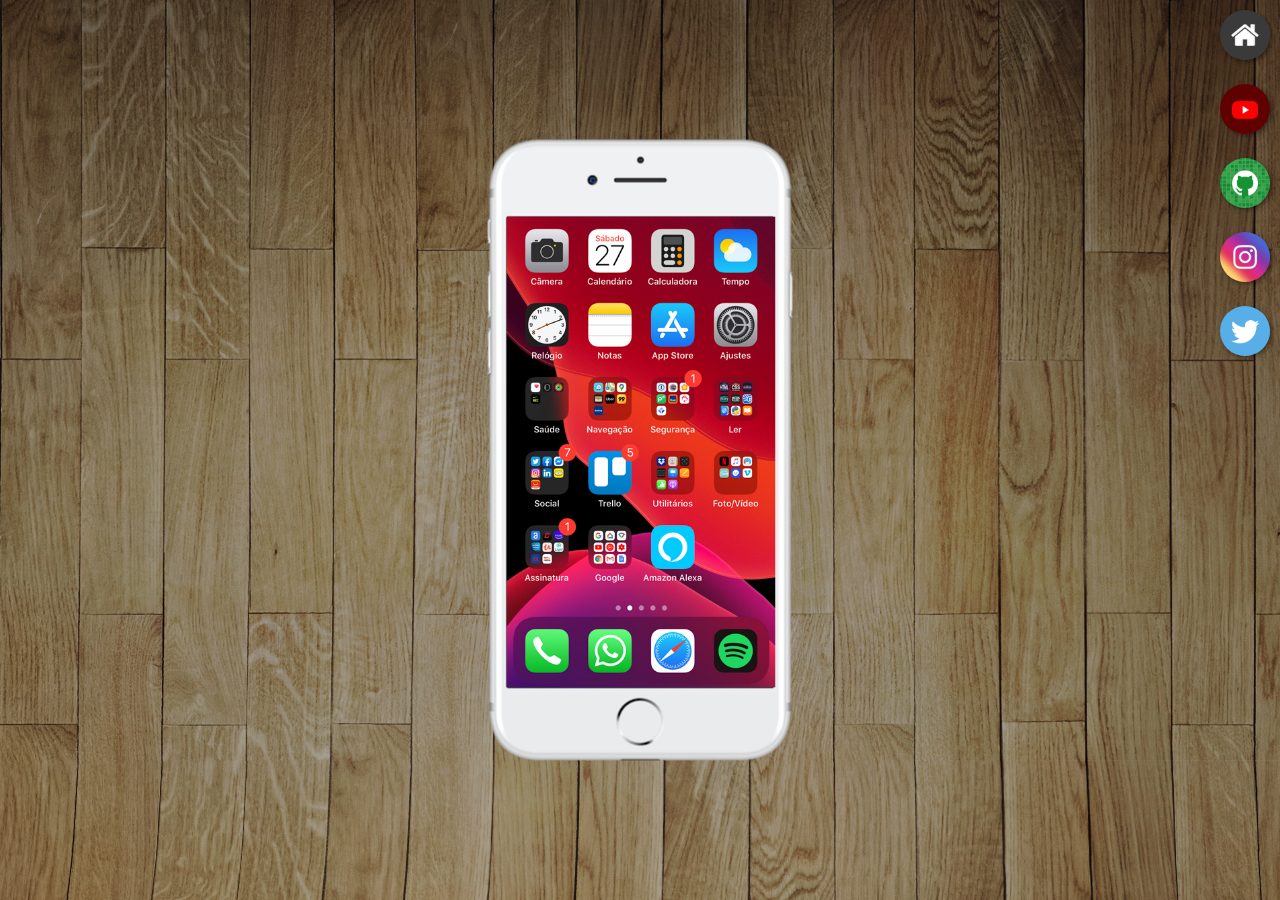
<file: index.html>
<!DOCTYPE html>
<html lang="pt-br">
<head>
    <meta charset="UTF-8">
    <meta http-equiv="X-UA-Compatible" content="IE=edge">
    <meta name="viewport" content="width=device-width, initial-scale=1.0">
    <link rel="shortcut icon" href="favicon.ico" type="image/x-icon">
    <link rel="stylesheet" href="style.css">
    <title>Site Redes Sociais</title>
</head>
<body>
    <main>
        <section id="telefone">
            <iframe name="tela" id="tela" src="interface.html" frameborder="0"></iframe>
        </section>

        <section id="redes-sociais">
            <a href="interface.html" target="tela"><img src="imagens/logo-home.jpg" alt=""></a> <br>
            <a href="youtube.html" target="tela"><img src="imagens/logo-youtube.jpg" alt=""></a> <br>
            <a href="github.html" target="tela"><img src="imagens/logo-github.jpg" alt=""></a> <br>
            <a href="instagram.html" target="tela"><img src="imagens/logo-instagram.jpg" alt=""></a> <br>
            <a href="twitter.html" target="tela"><img src="imagens/logo-twitter.jpg" alt=""></a>
        </section>
    </main>
</body>
</html>
</file>
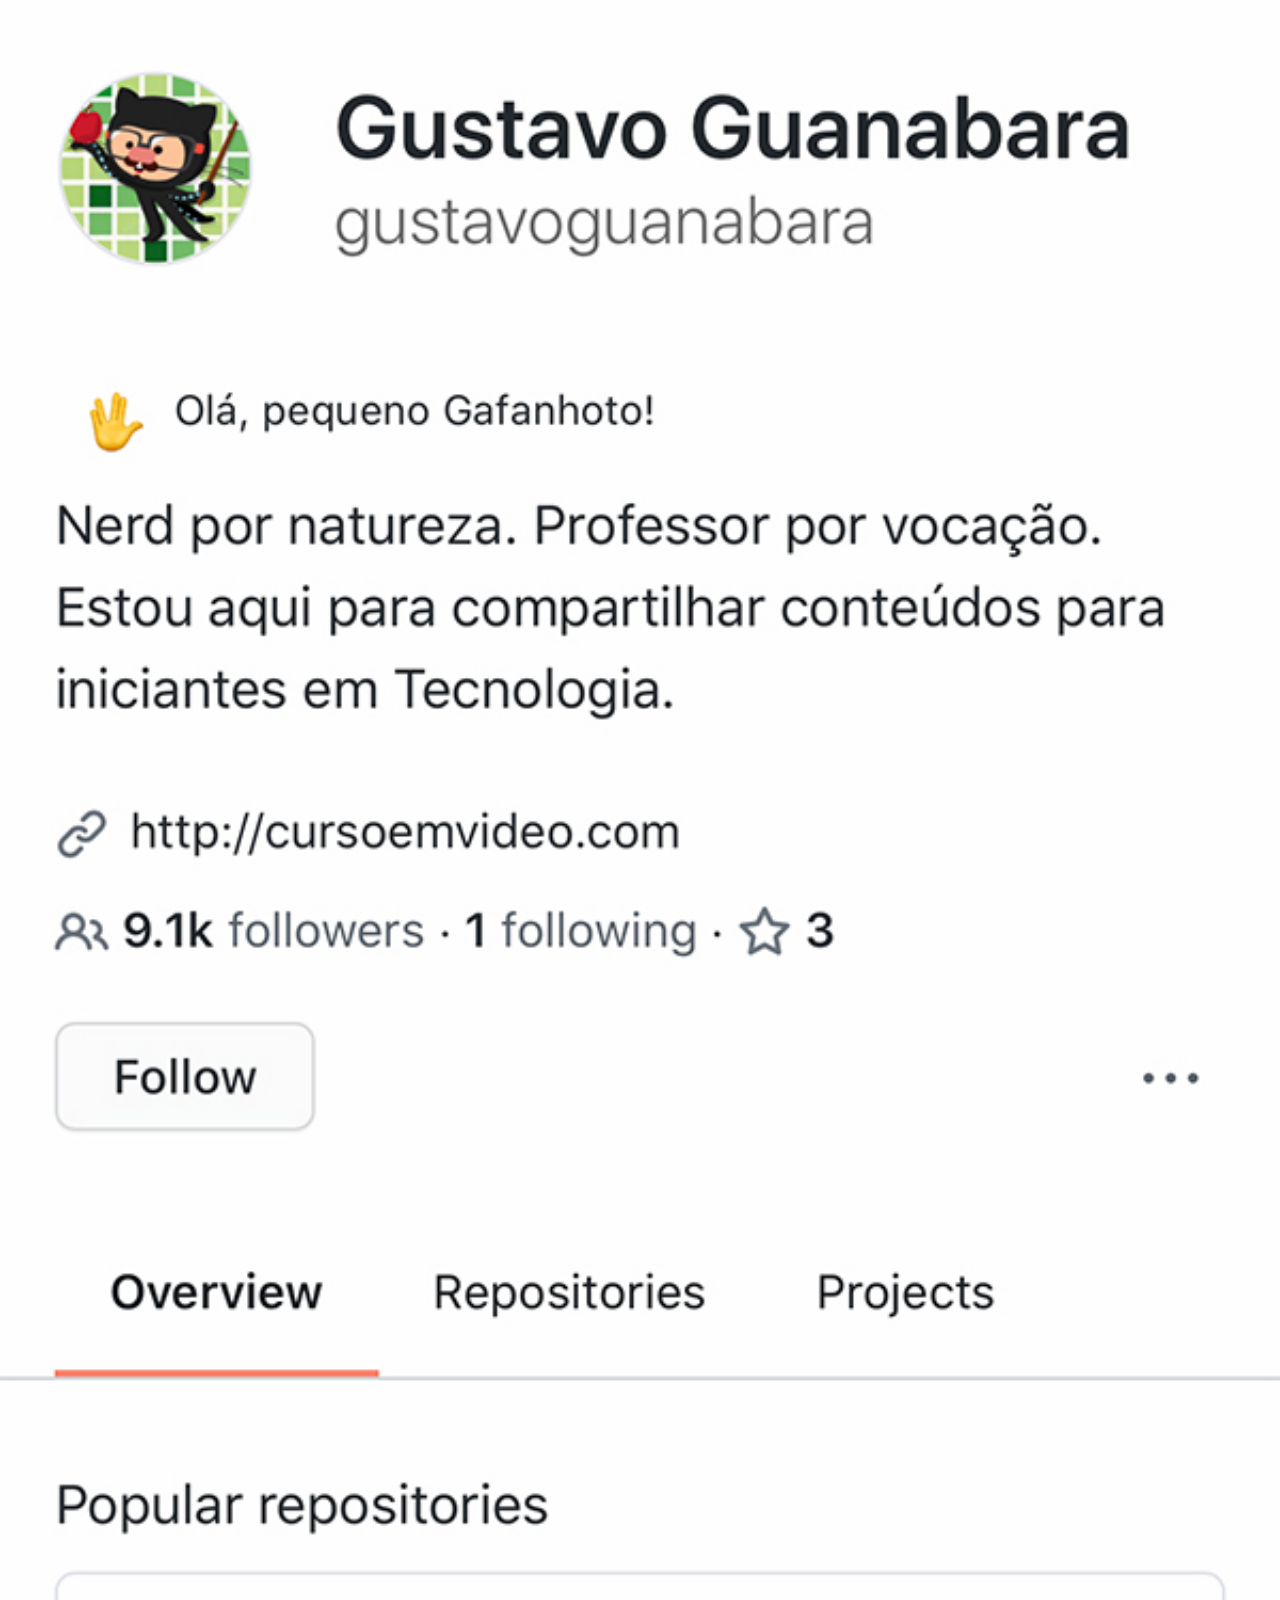
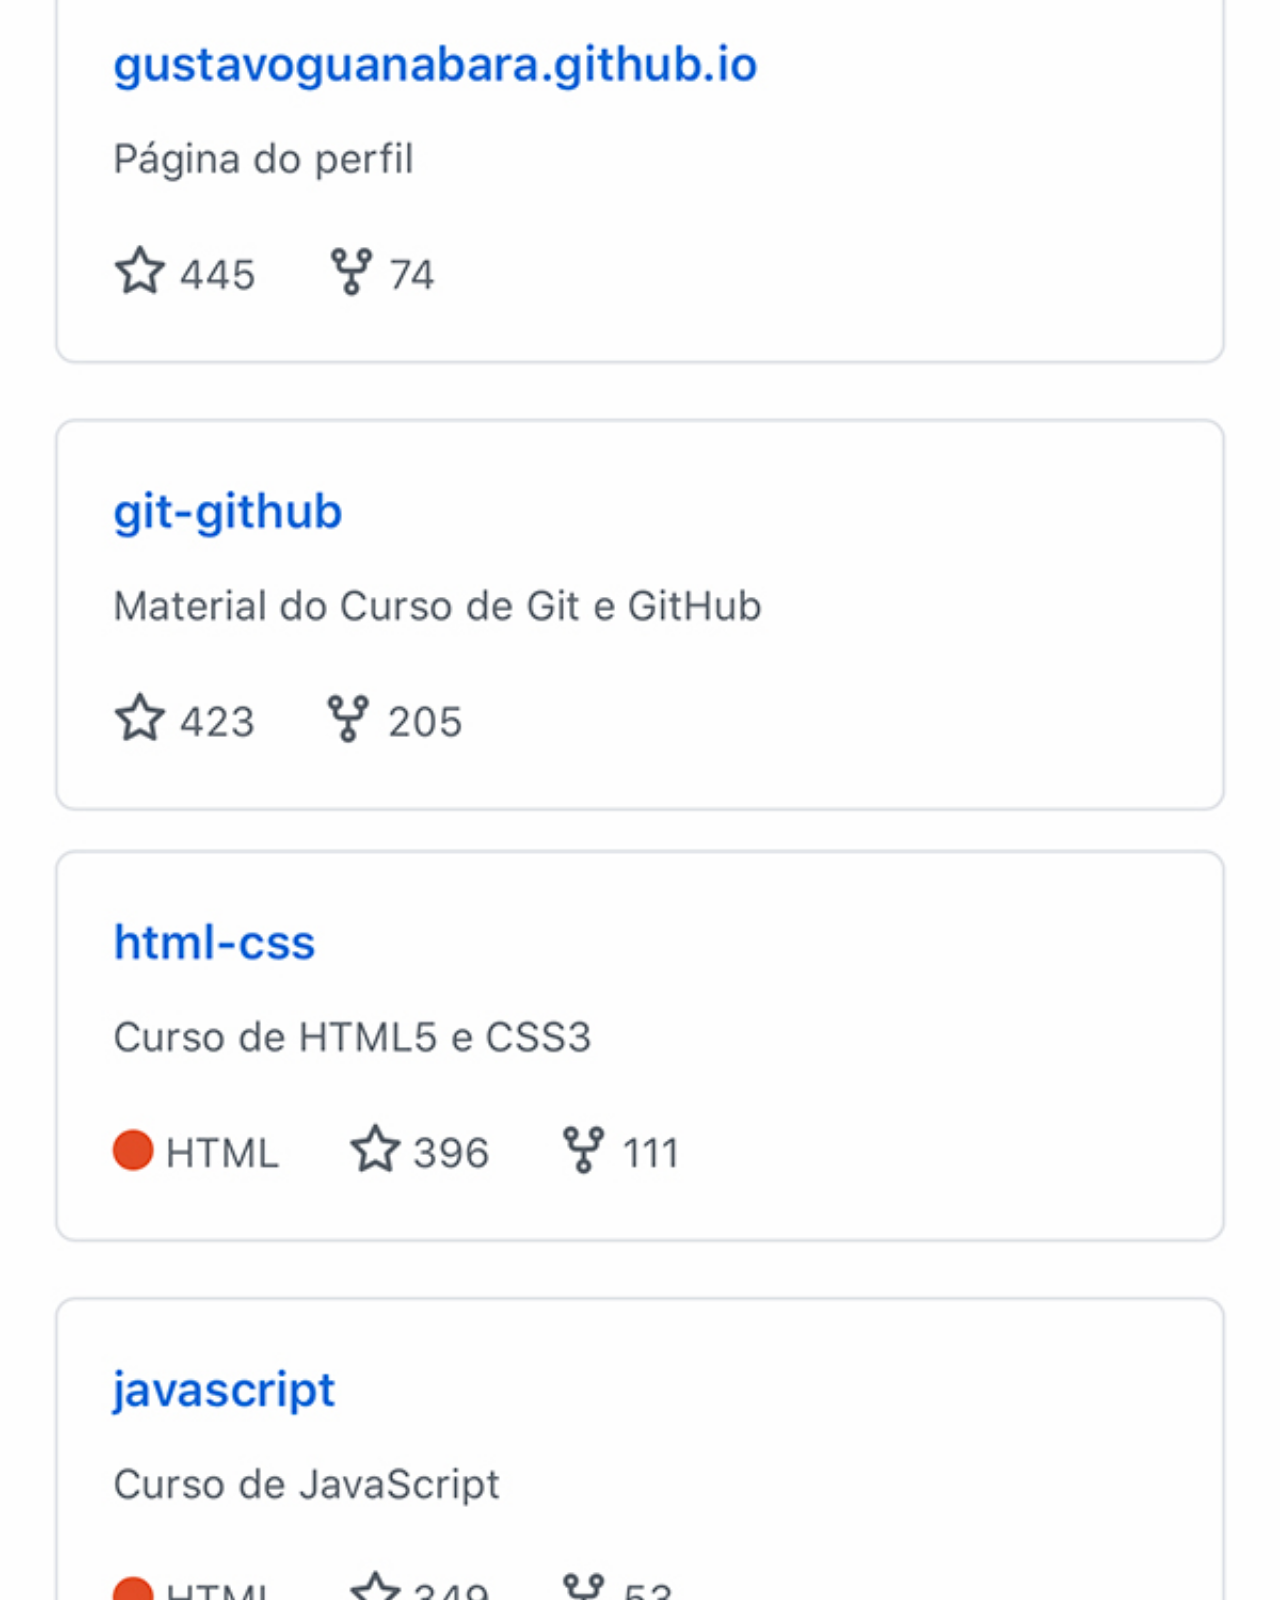
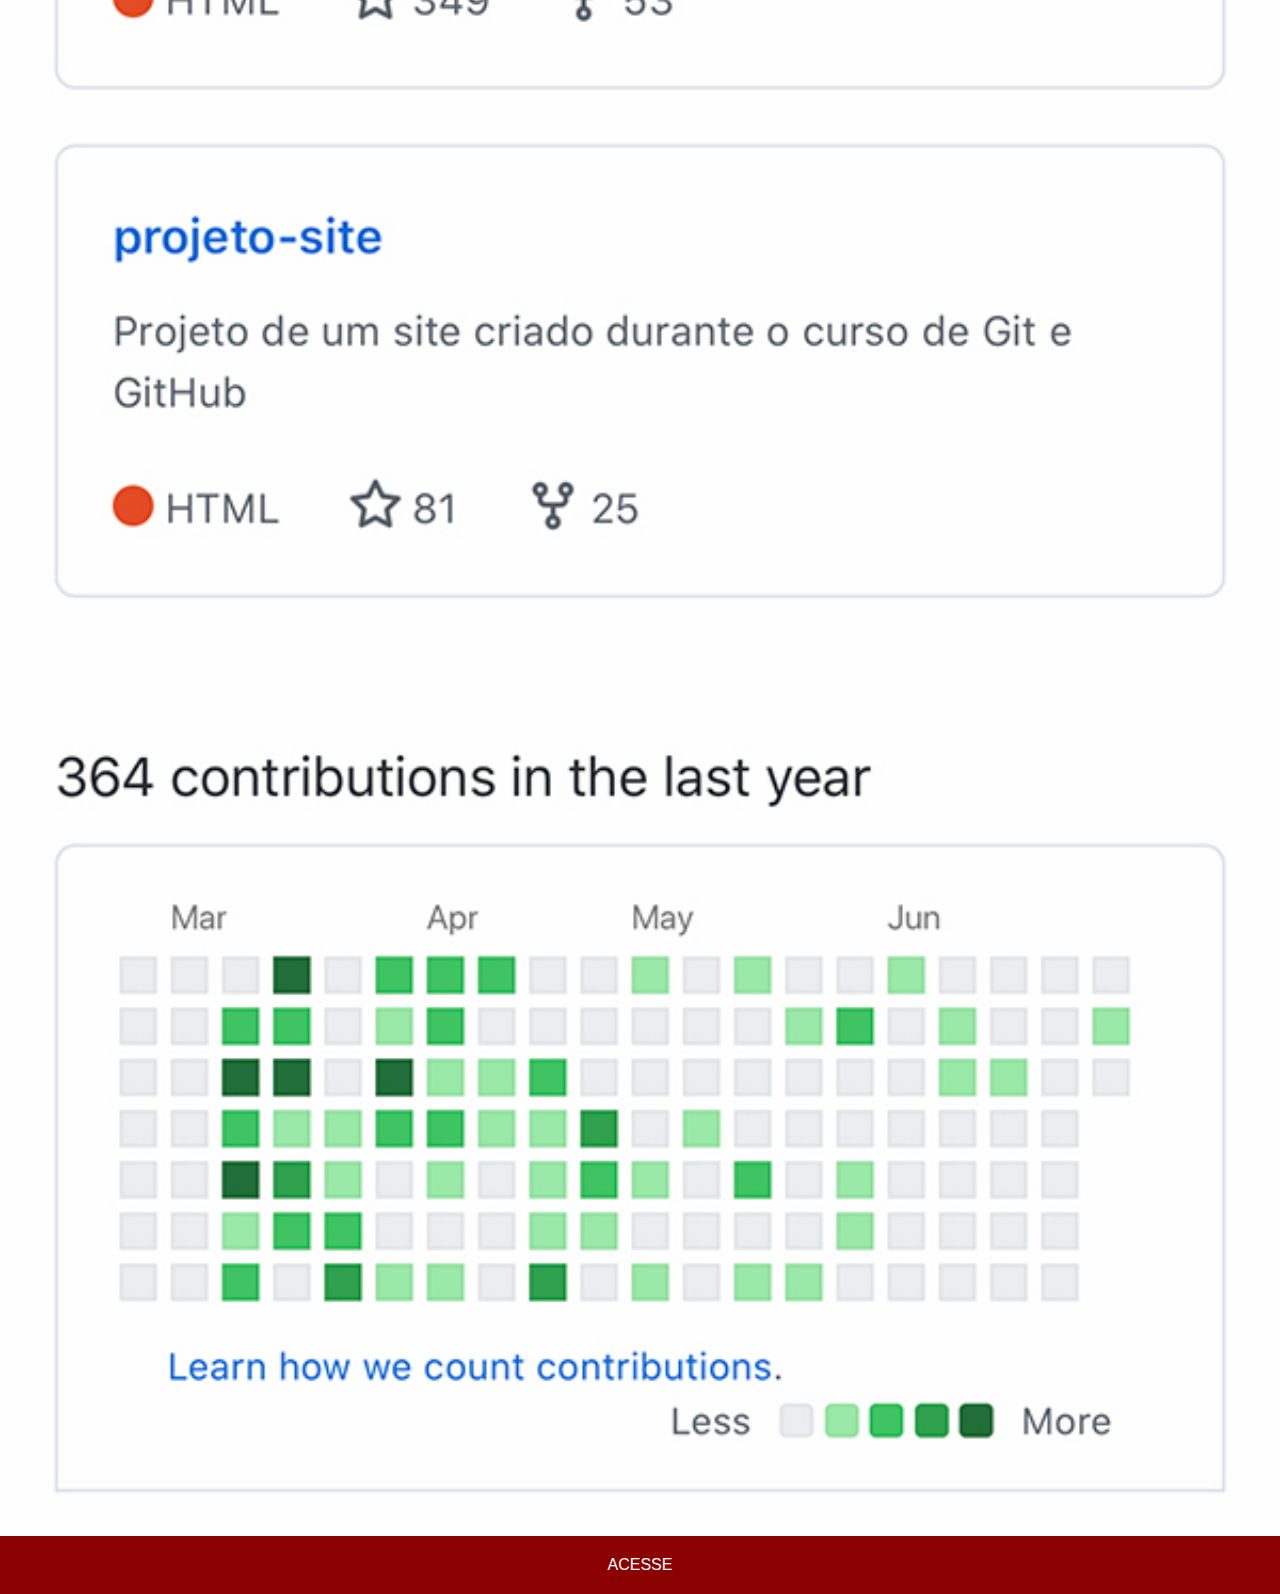
<file: github.html>
<!DOCTYPE html>
<html lang="pt-br">
<head>
    <meta charset="UTF-8">
    <meta http-equiv="X-UA-Compatible" content="IE=edge">
    <meta name="viewport" content="width=device-width, initial-scale=1.0">
    <link rel="stylesheet" href="estilosocial.css">
    <title>GitHub</title>
</head>
<body>
    <img src="imagens/tela-github.jpg" alt="">
    <a href="https://github.com/gustavoguanabara" target="_blank">ACESSE</a>
</body>
</html>
</file>
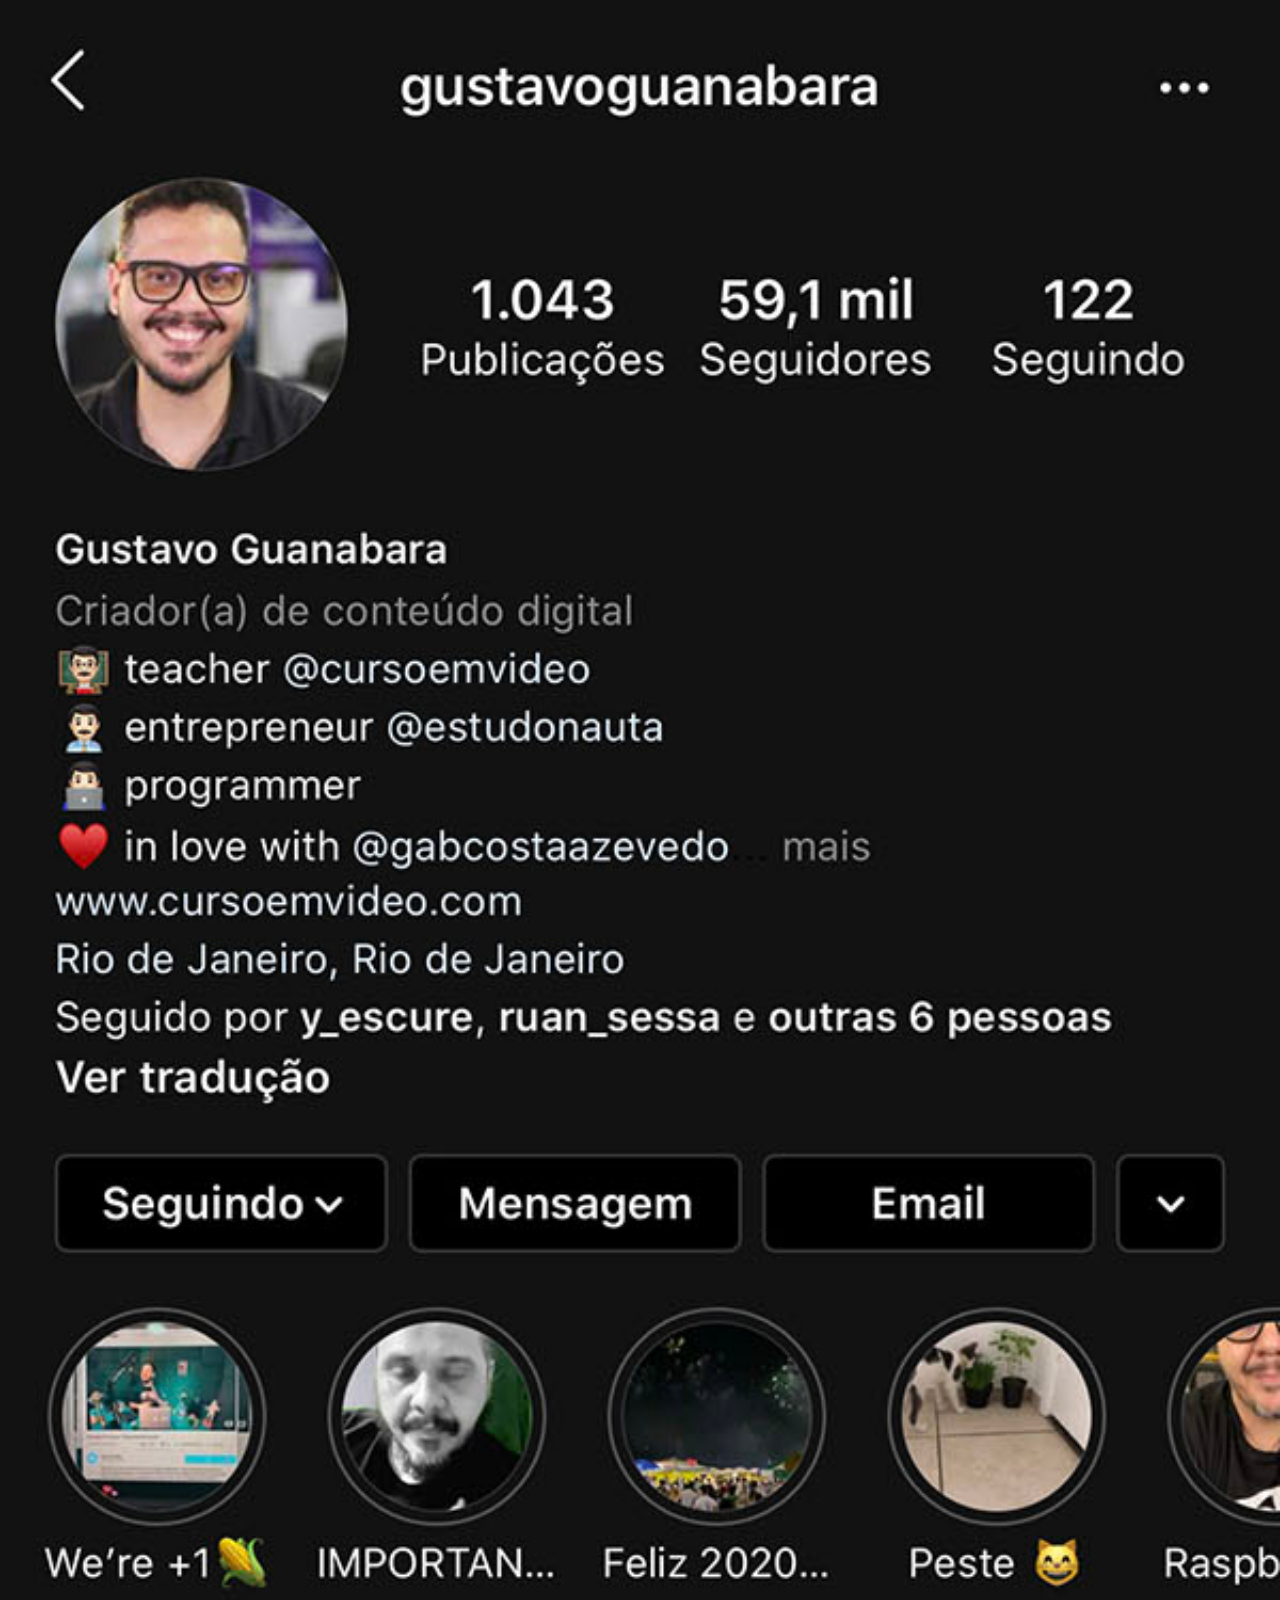
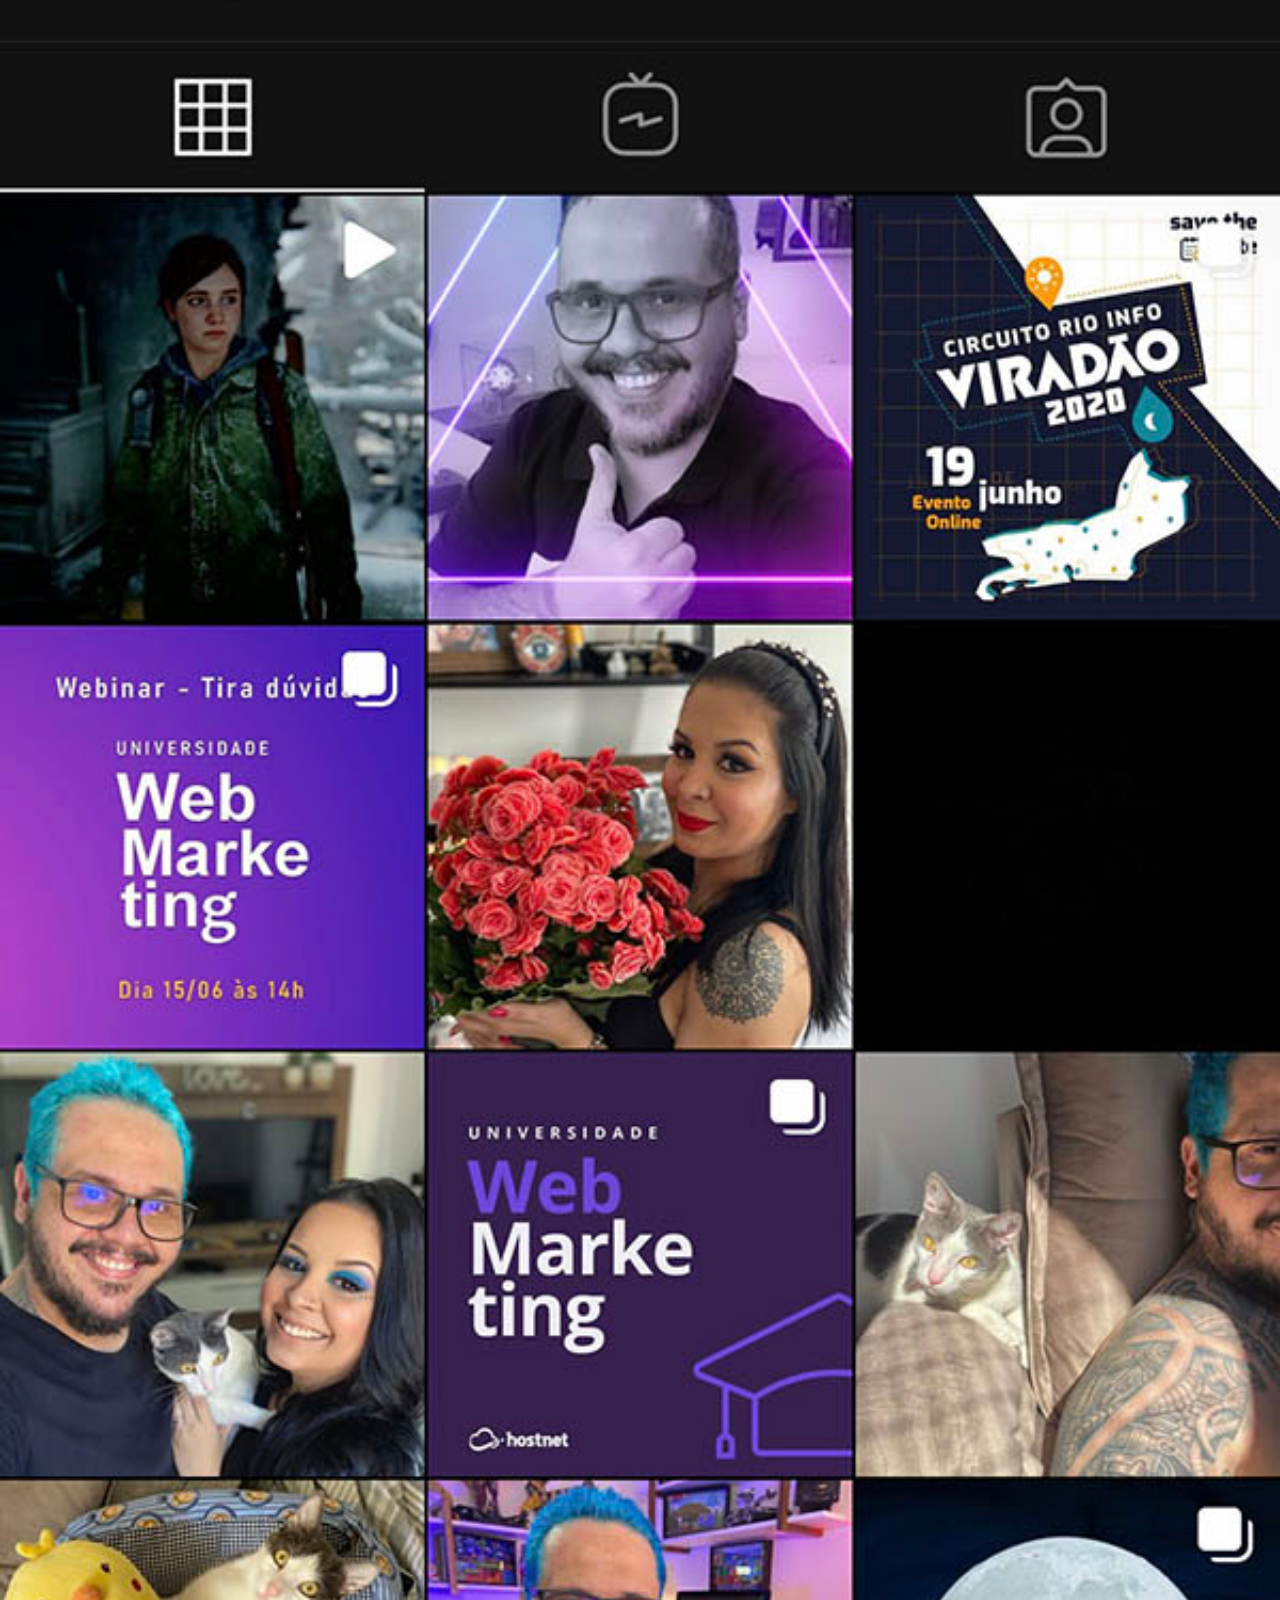
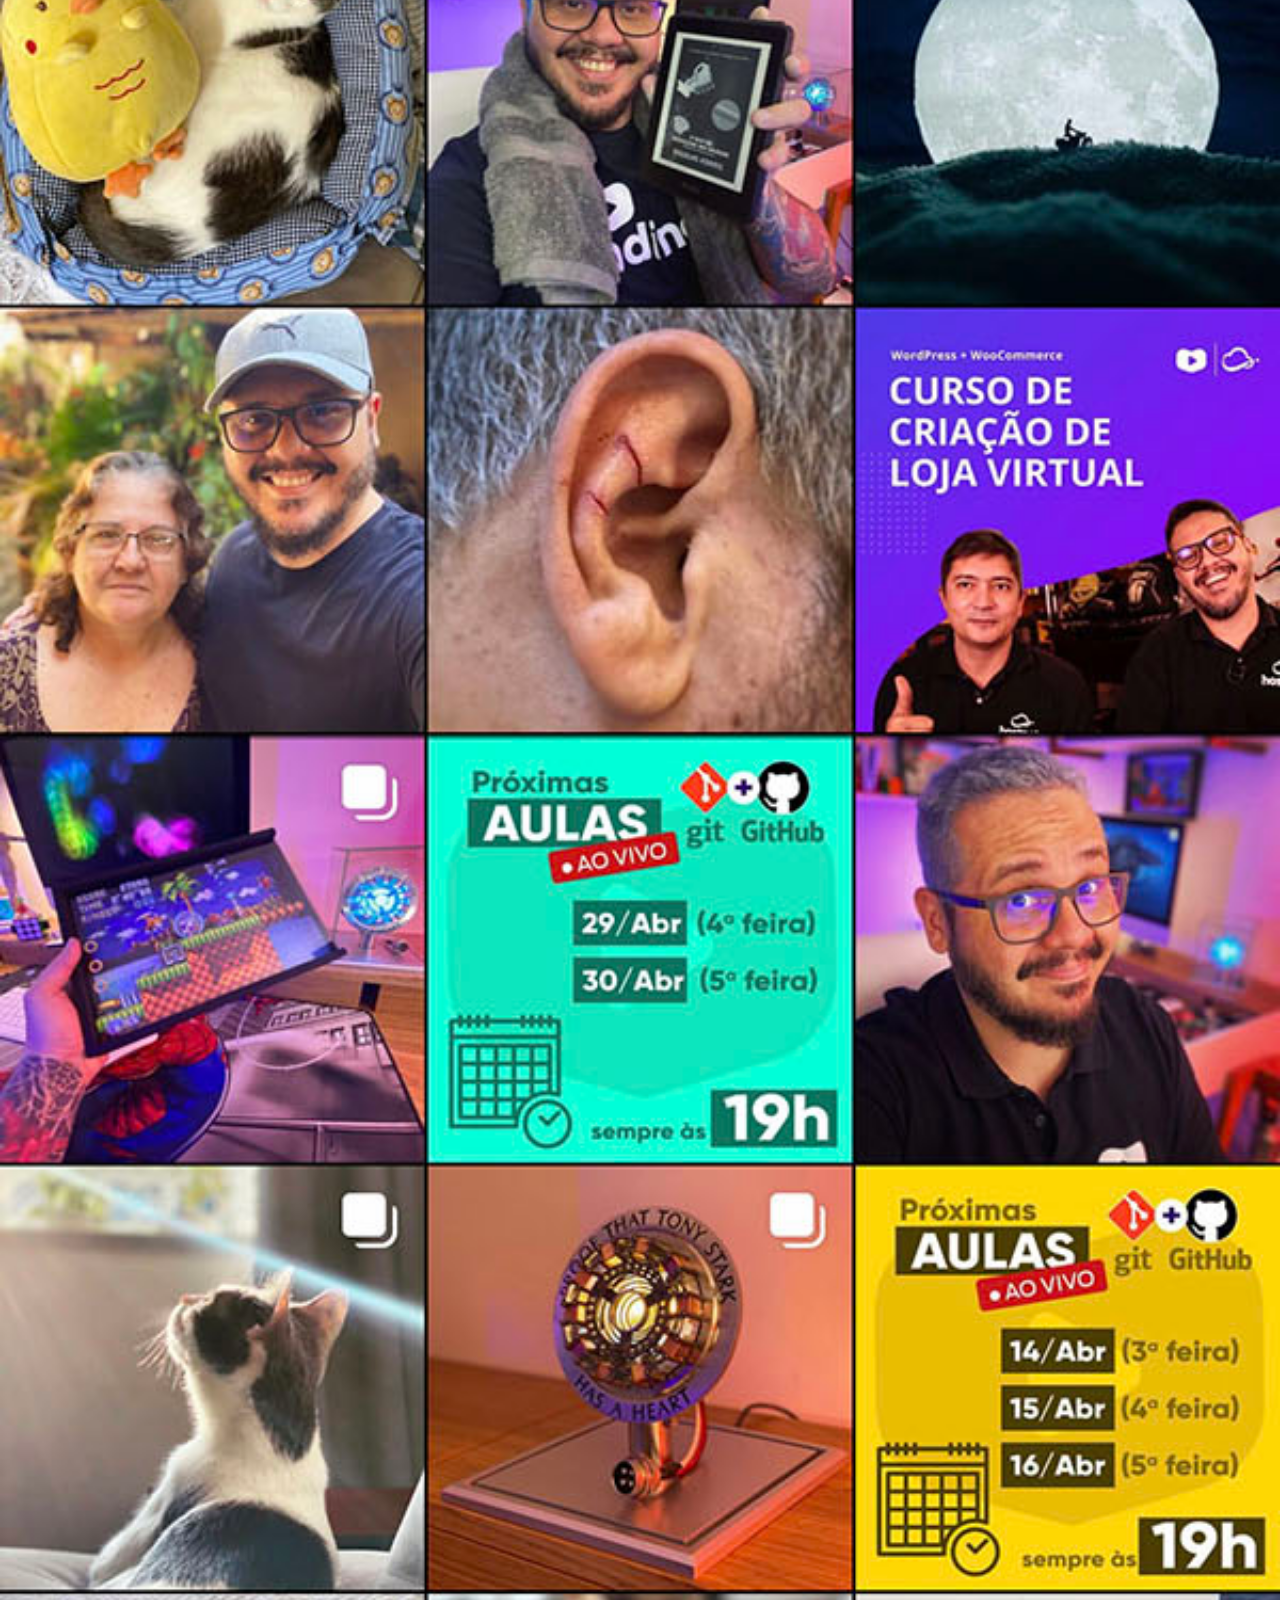
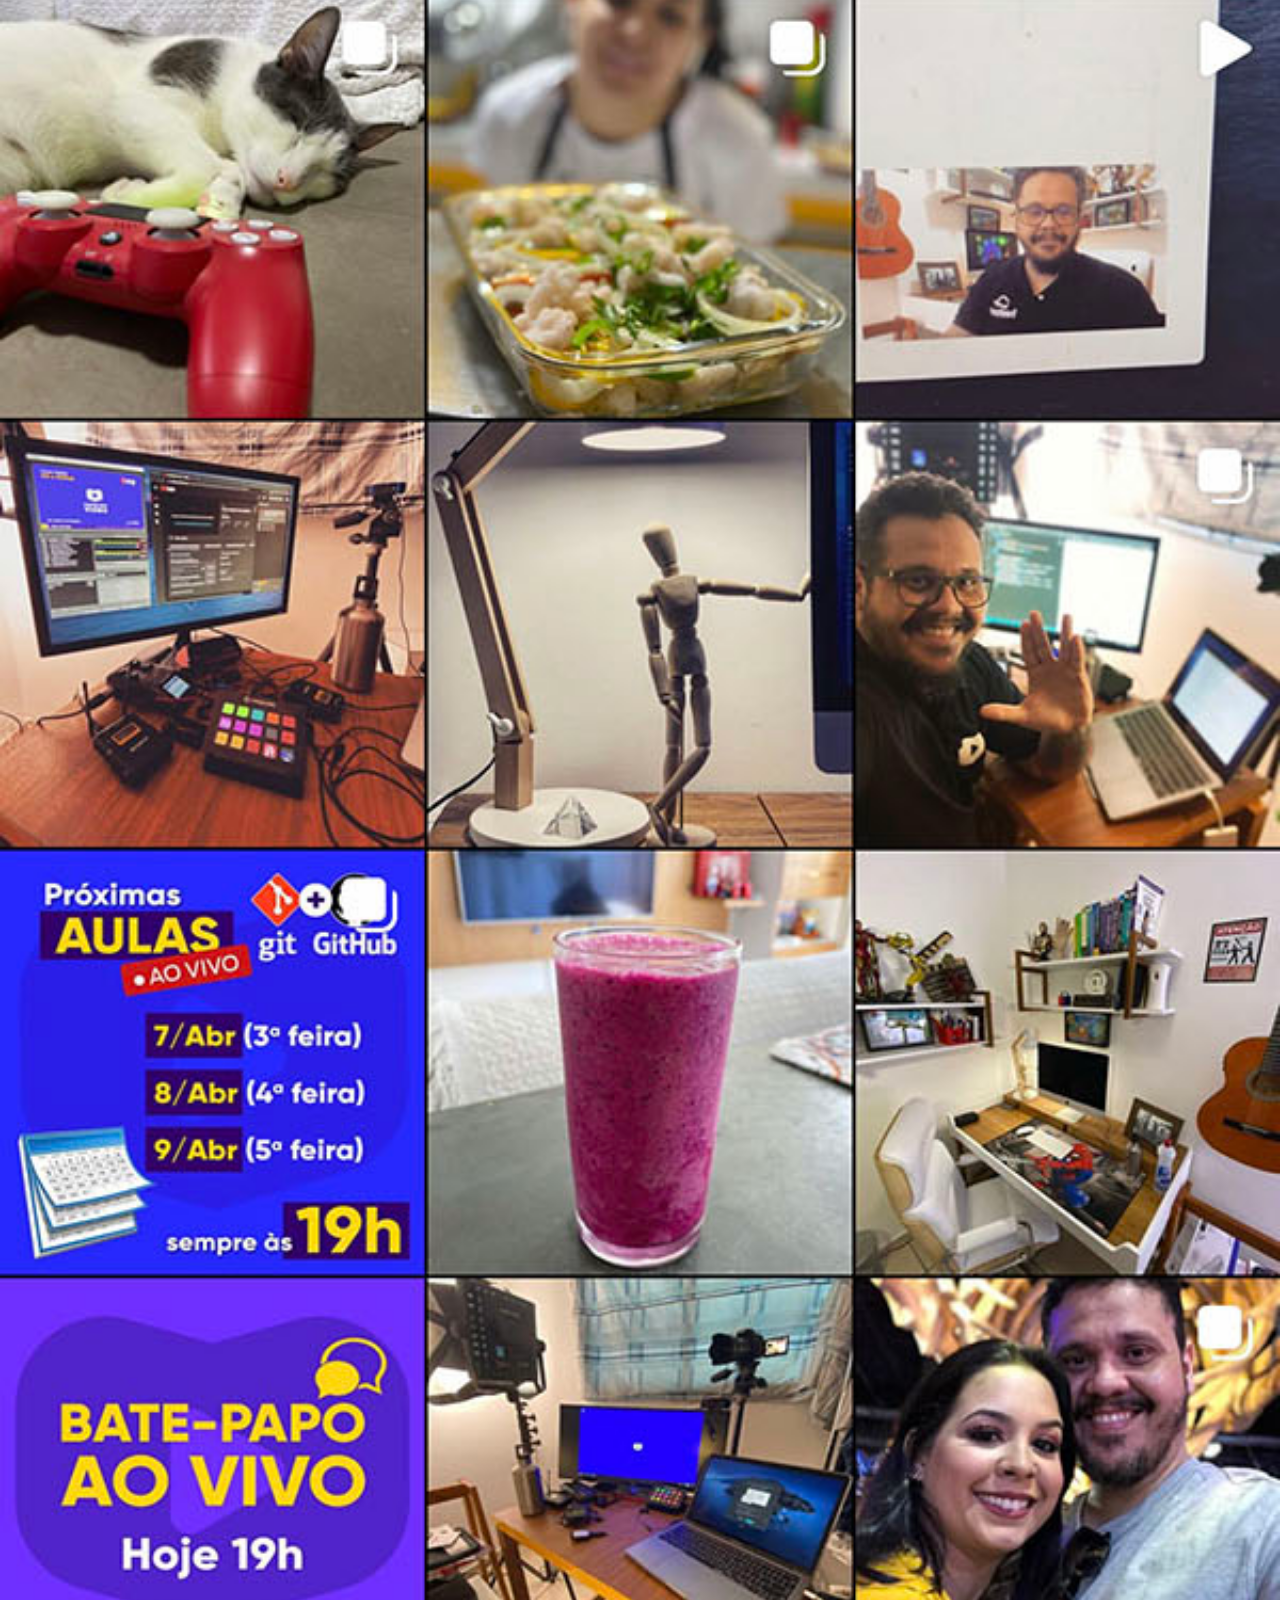
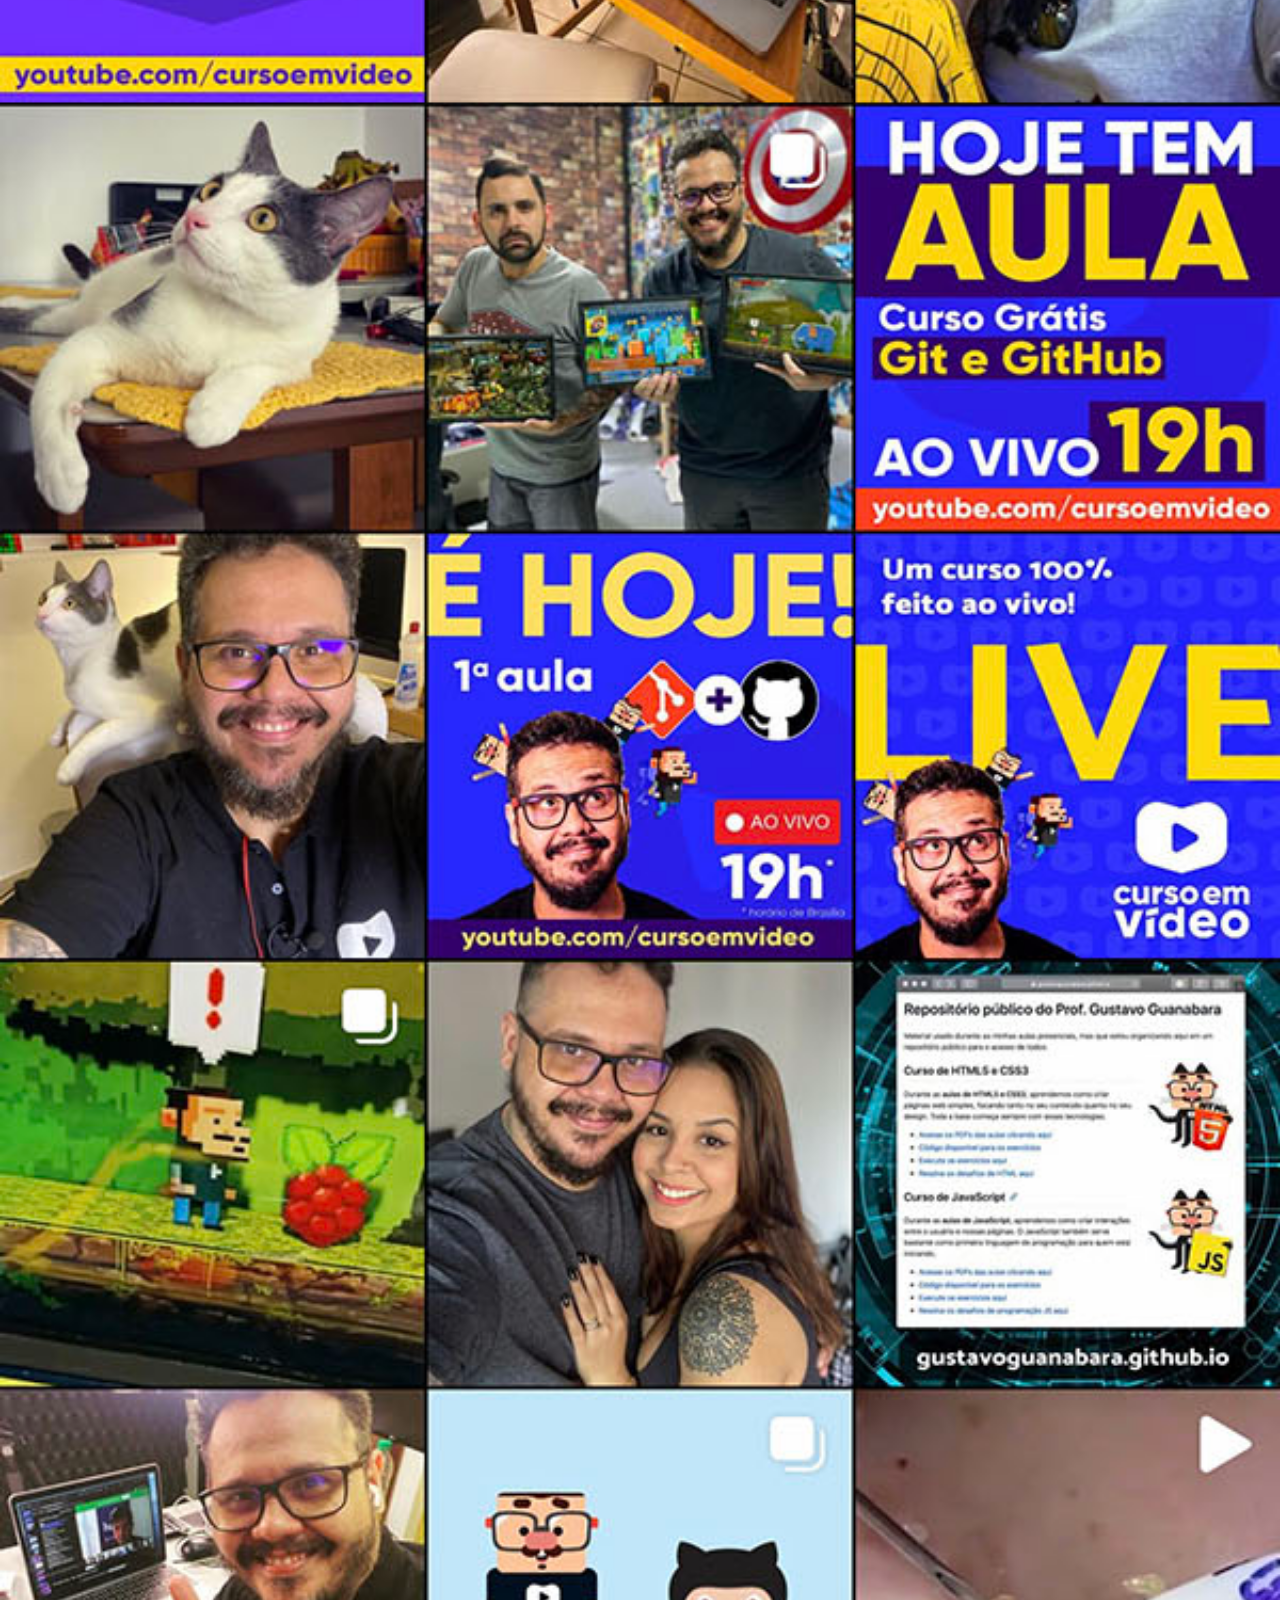
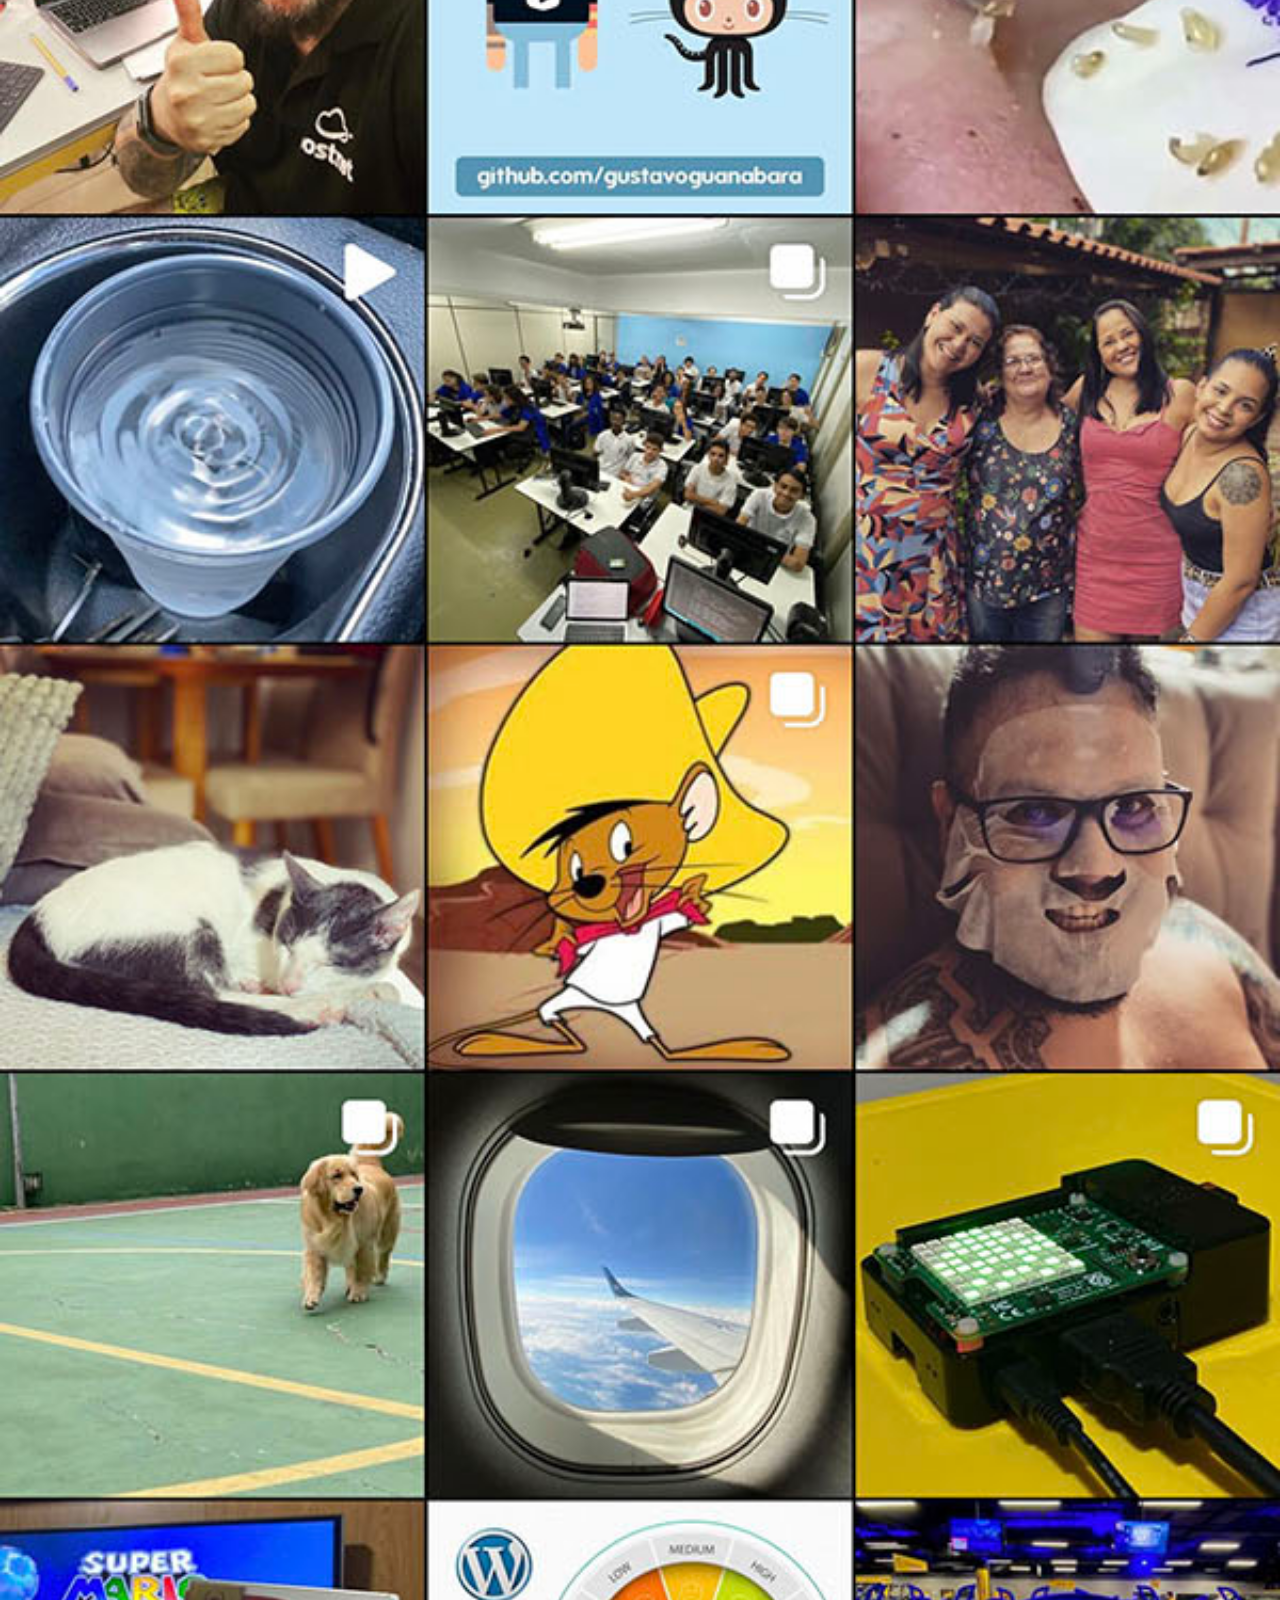
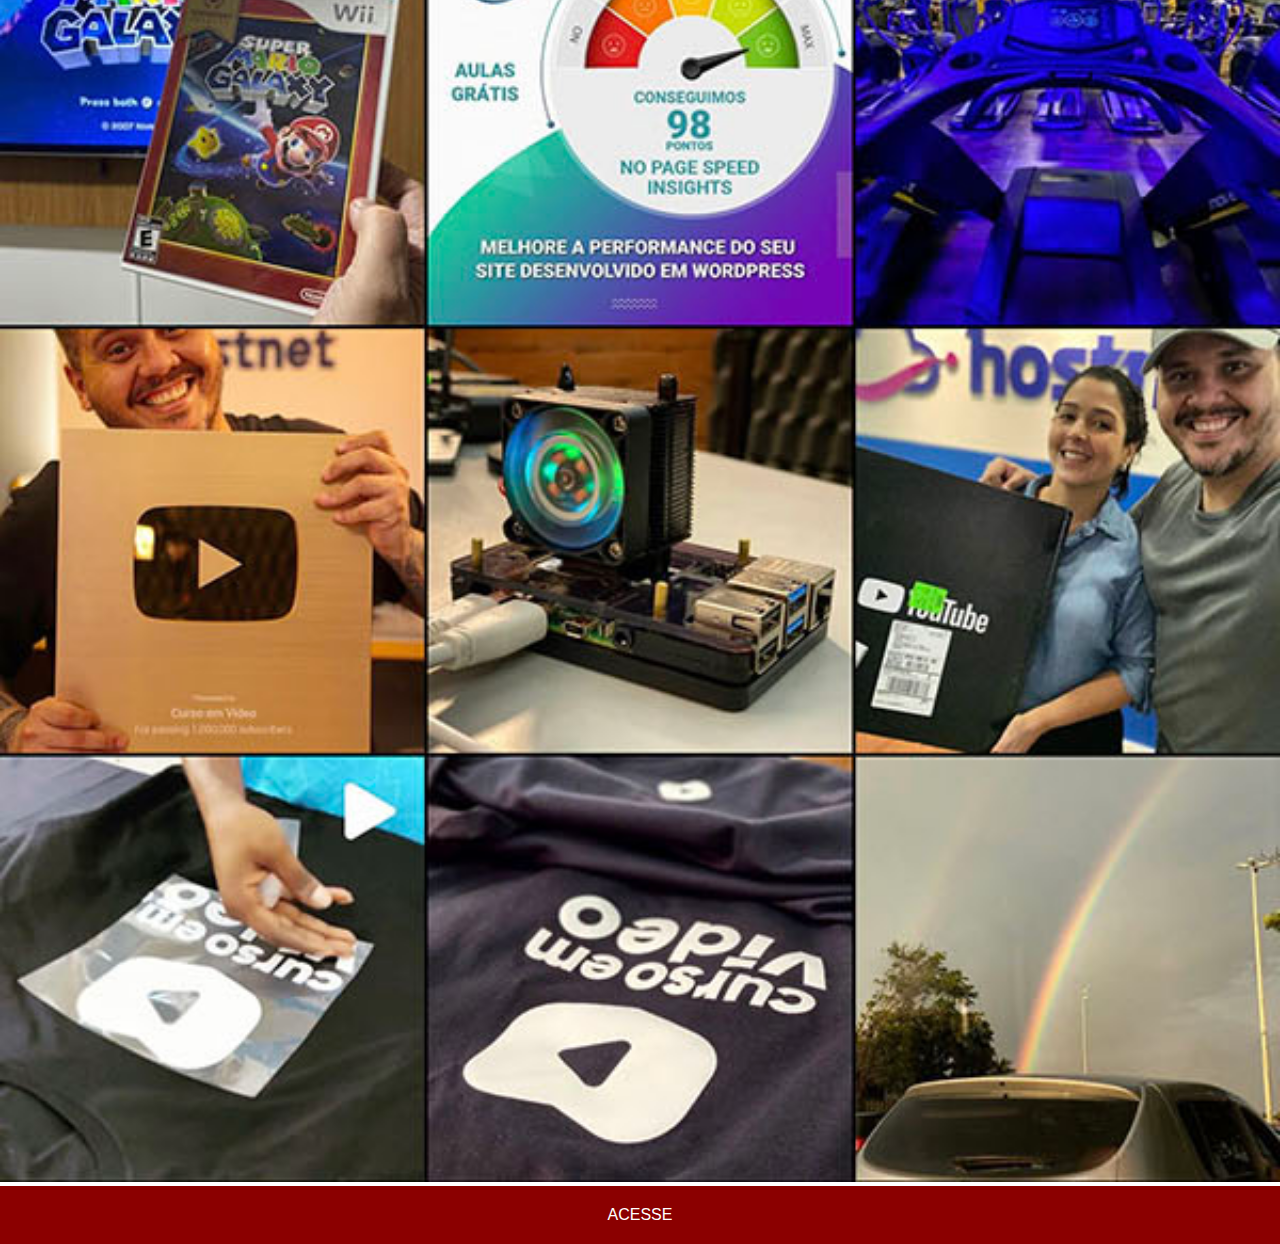
<file: instagram.html>
<!DOCTYPE html>
<html lang="pt-br">
<head>
    <meta charset="UTF-8">
    <meta http-equiv="X-UA-Compatible" content="IE=edge">
    <meta name="viewport" content="width=device-width, initial-scale=1.0">
    <link rel="stylesheet" href="estilosocial.css">
    <title>Instagram</title>
</head>
<body>
    <img src="imagens/tela-instagram.jpg" alt="">
    <a href="https://www.instagram.com/gustavoguanabara" target="_blank">ACESSE</a>
</body>
</html>
</file>
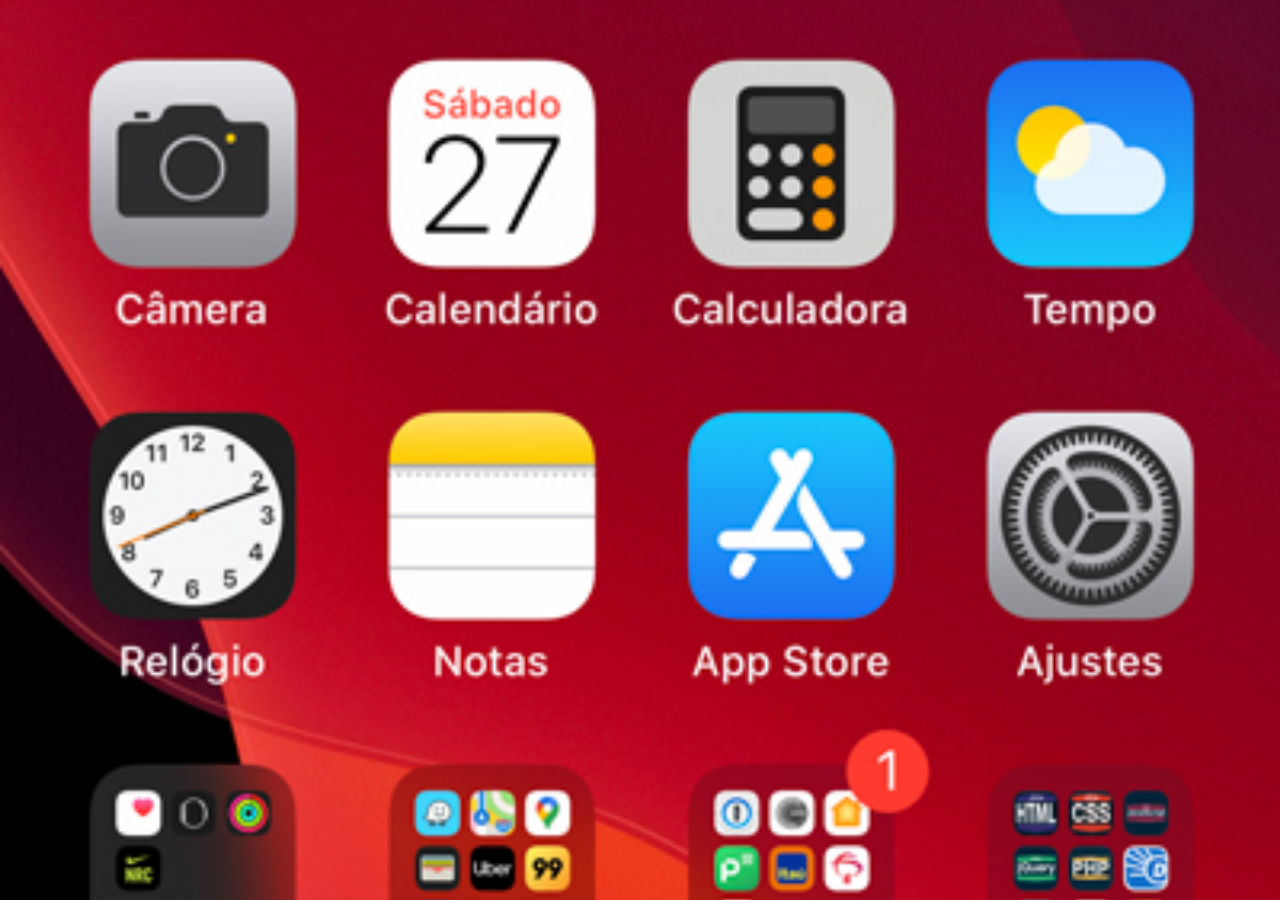
<file: interface.html>
<!DOCTYPE html>
<html lang="pt-br">
<head>
    <meta charset="UTF-8">
    <meta http-equiv="X-UA-Compatible" content="IE=edge">
    <meta name="viewport" content="width=device-width, initial-scale=1.0">
    <title>Interface</title>
    <style>
        *{
            margin: 0px;
            padding: 0px;
        }

        body{
            width: 100vw;
            height: 100vh;
            background: url(imagens/tela-home.jpg);
            background-repeat: no-repeat;
            background-position: top center;
            background-size: cover;
        }
    </style>
</head>
<body>
    
</body>
</html>
</file>
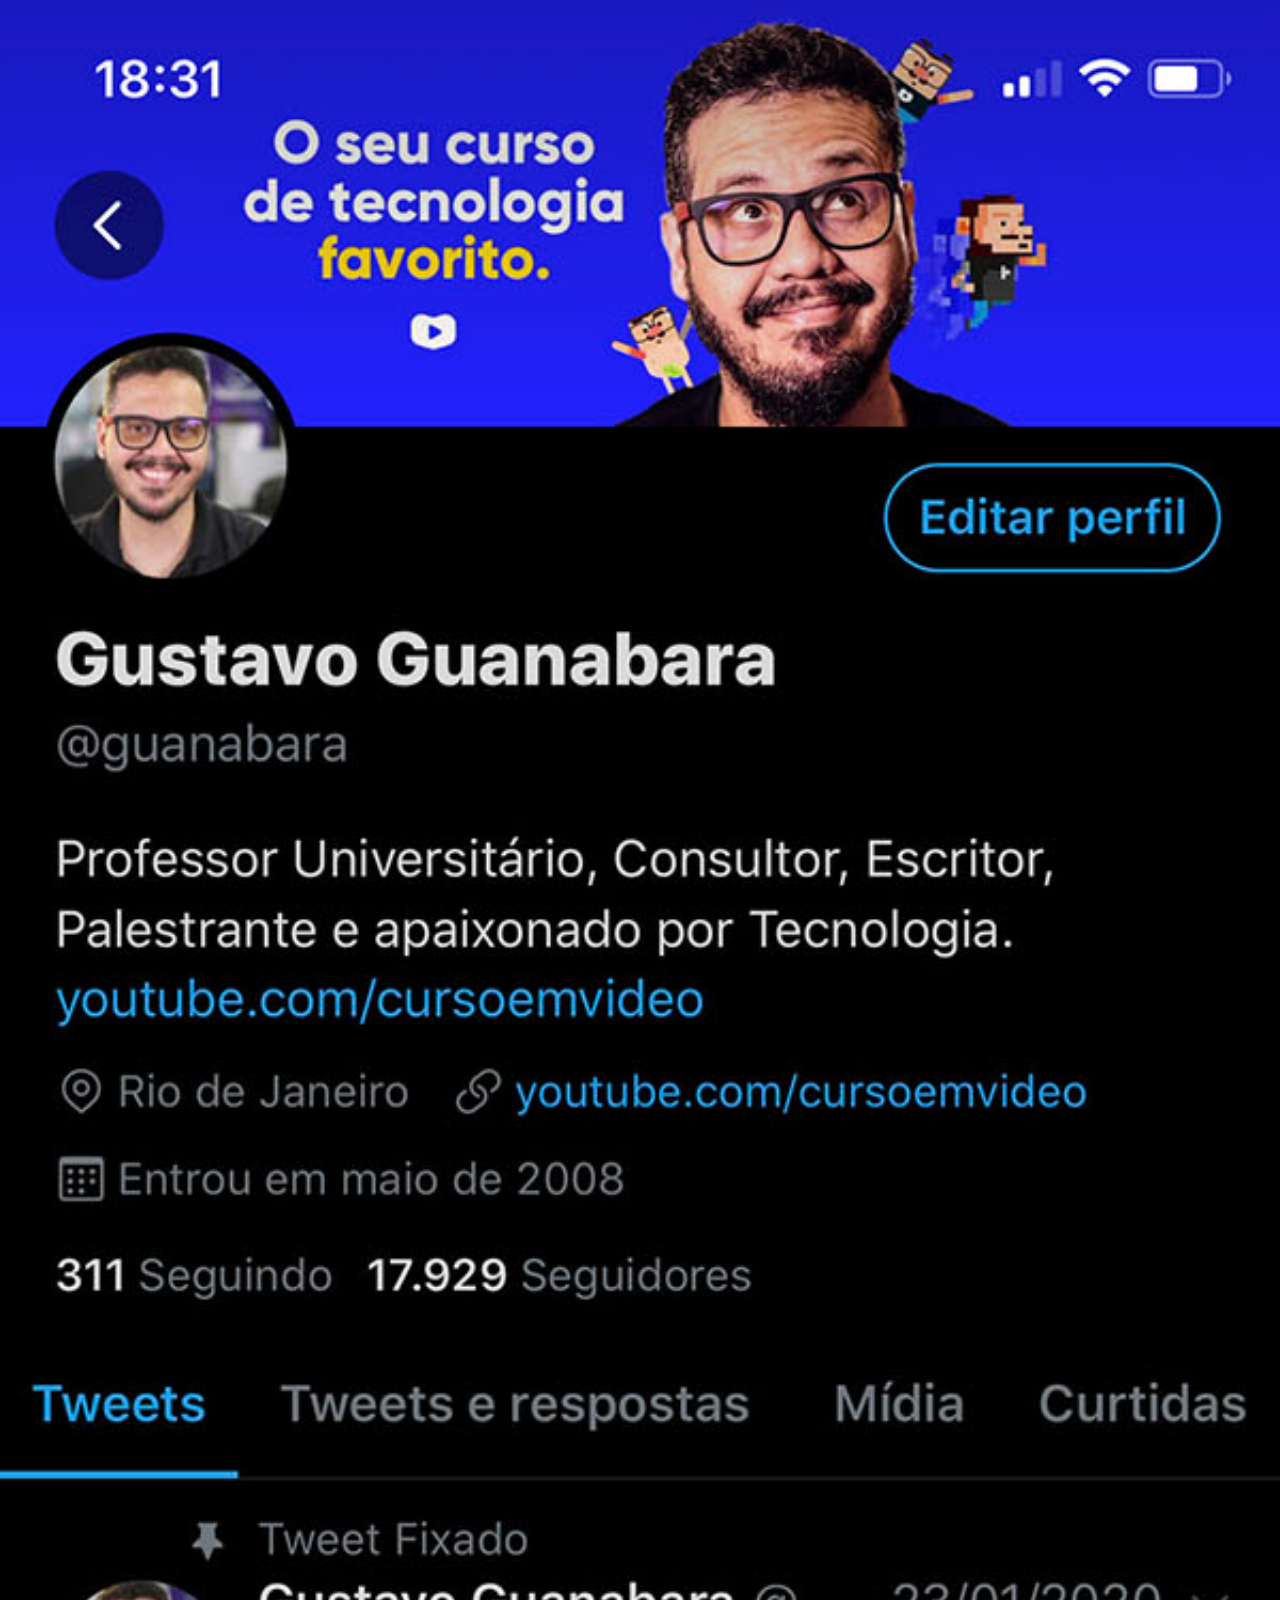
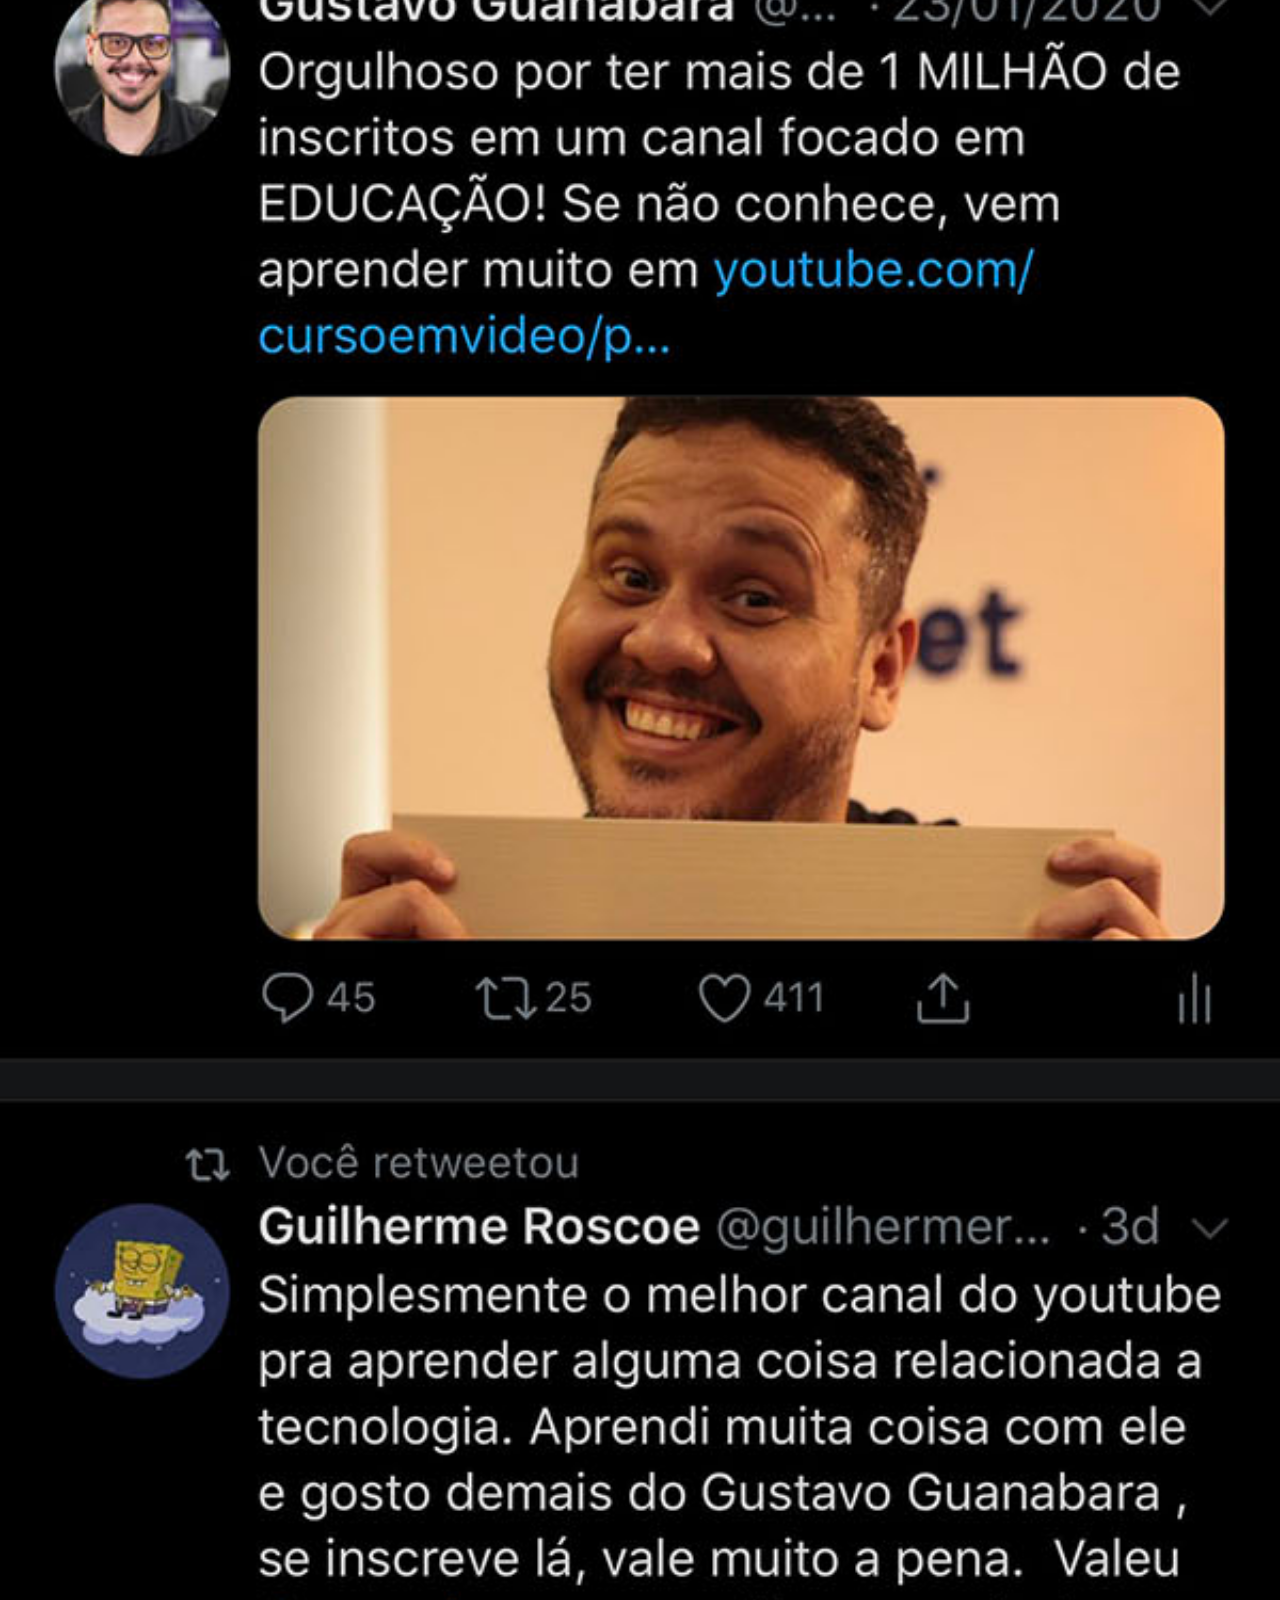
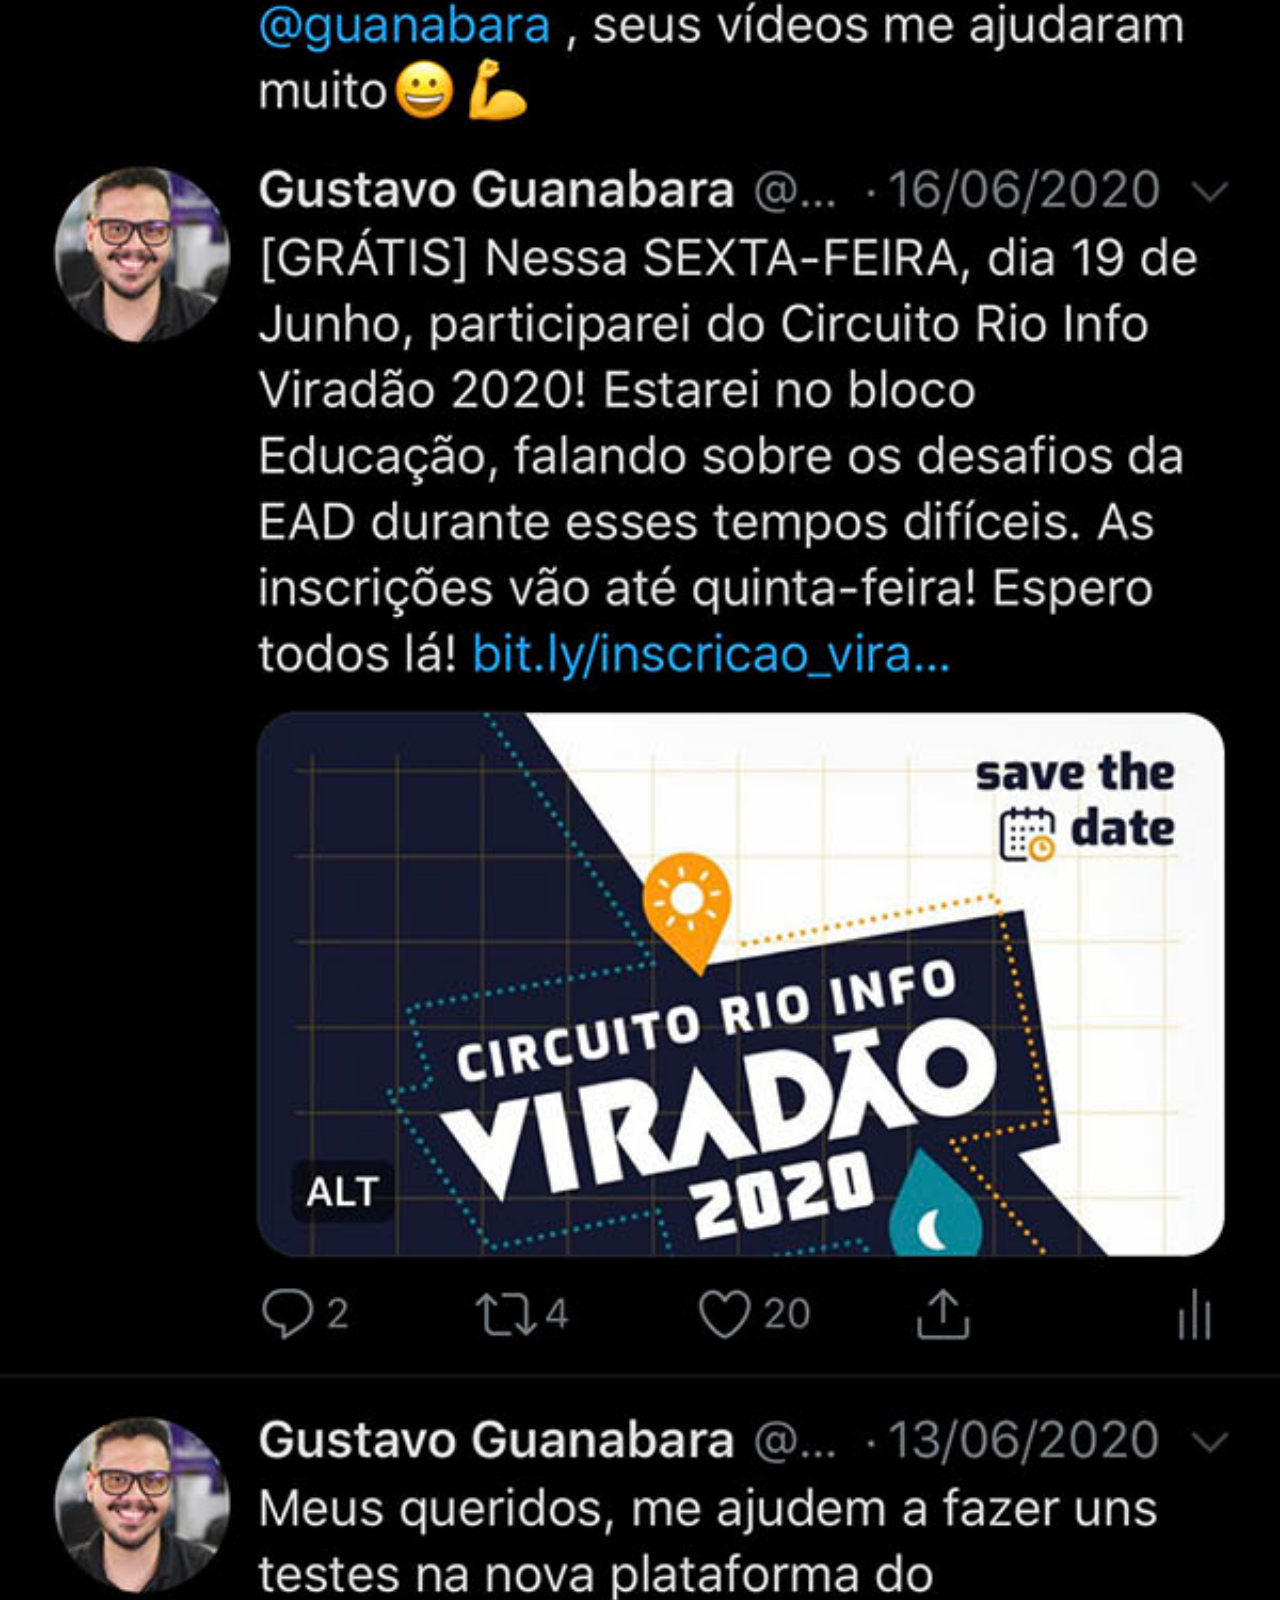
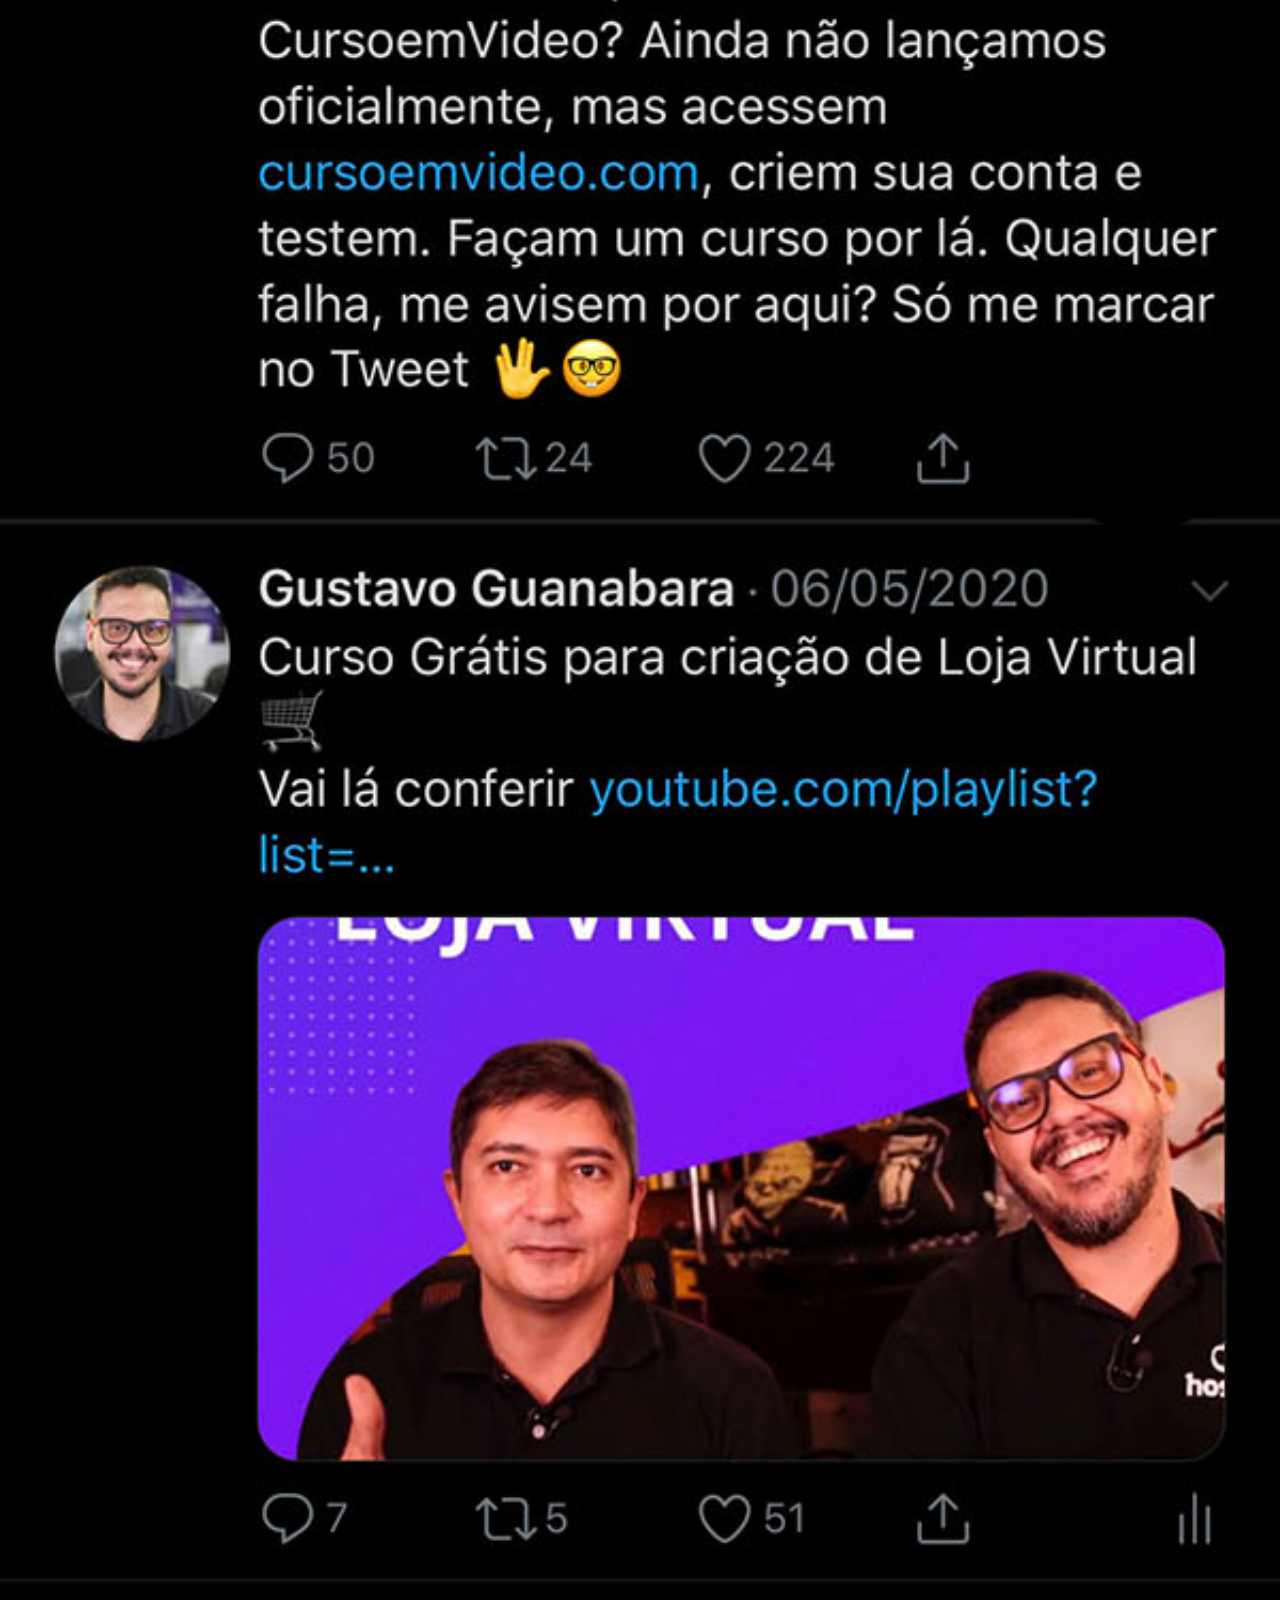
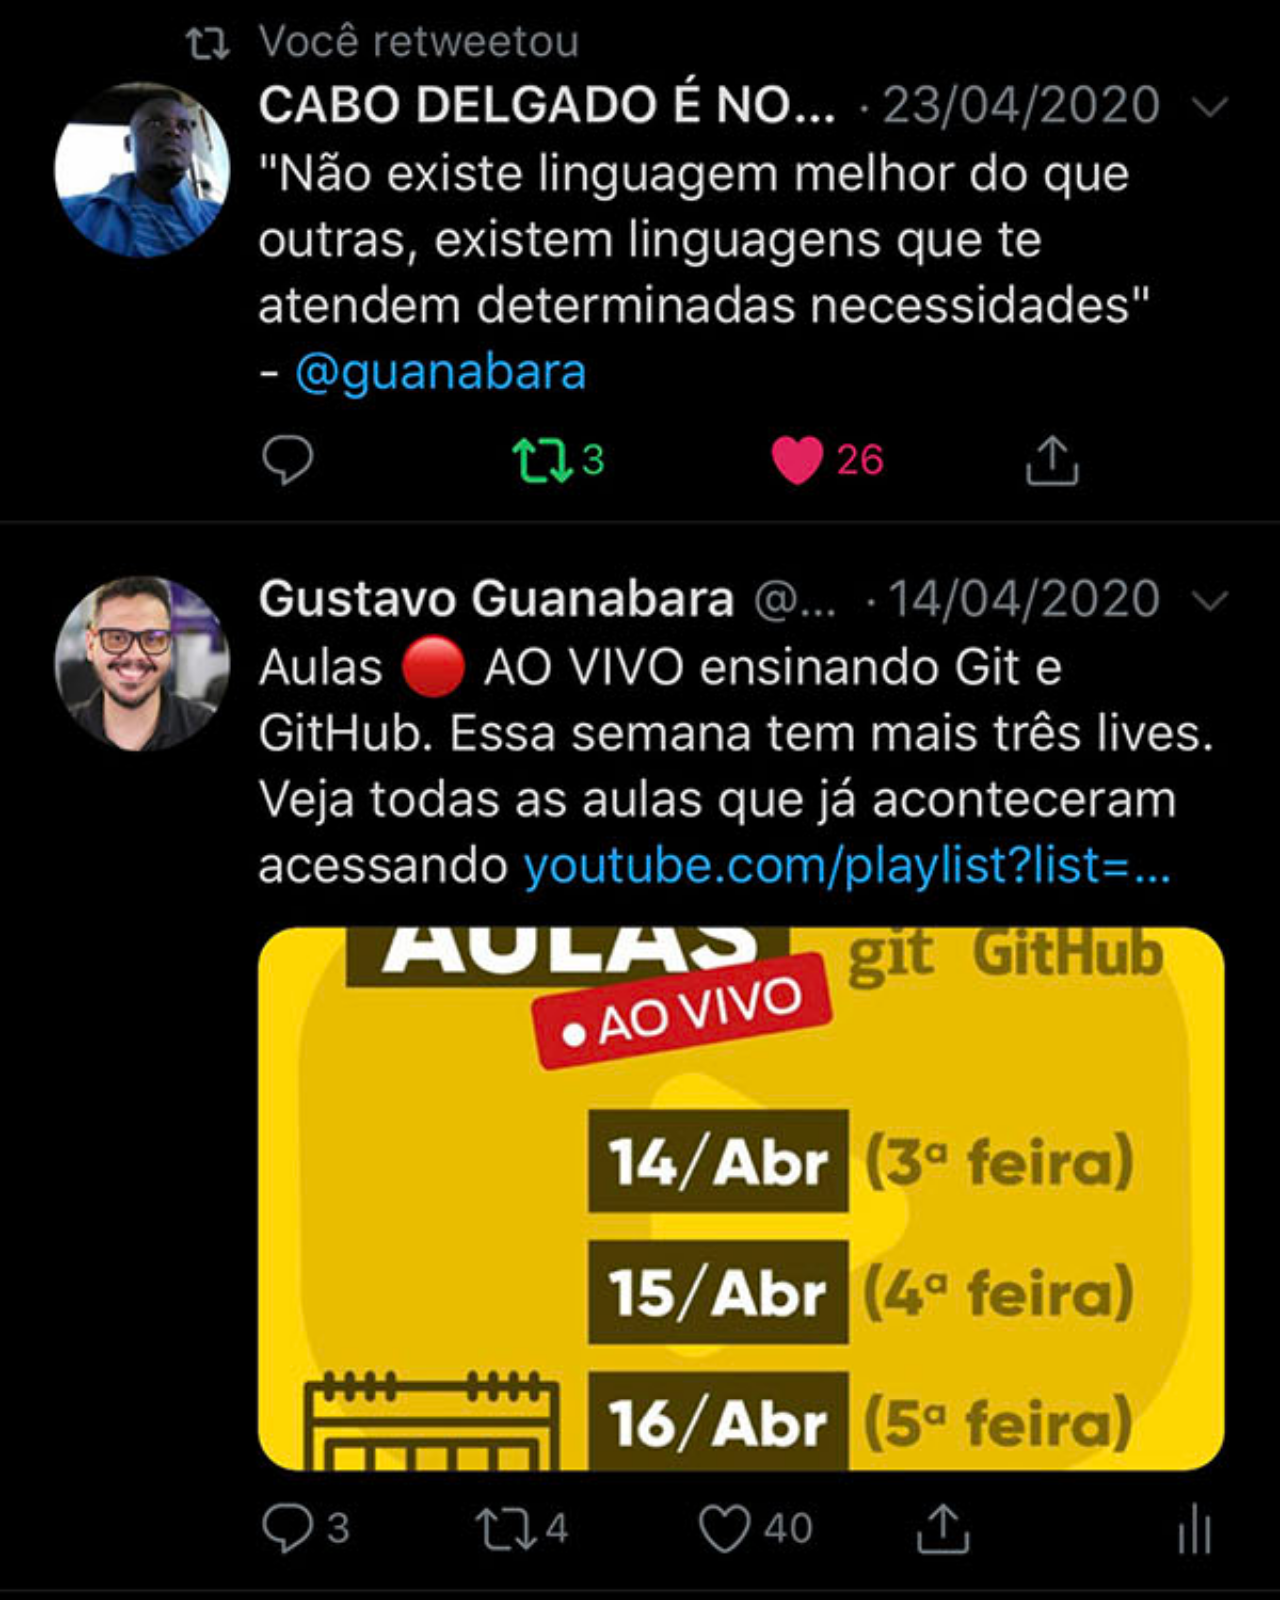
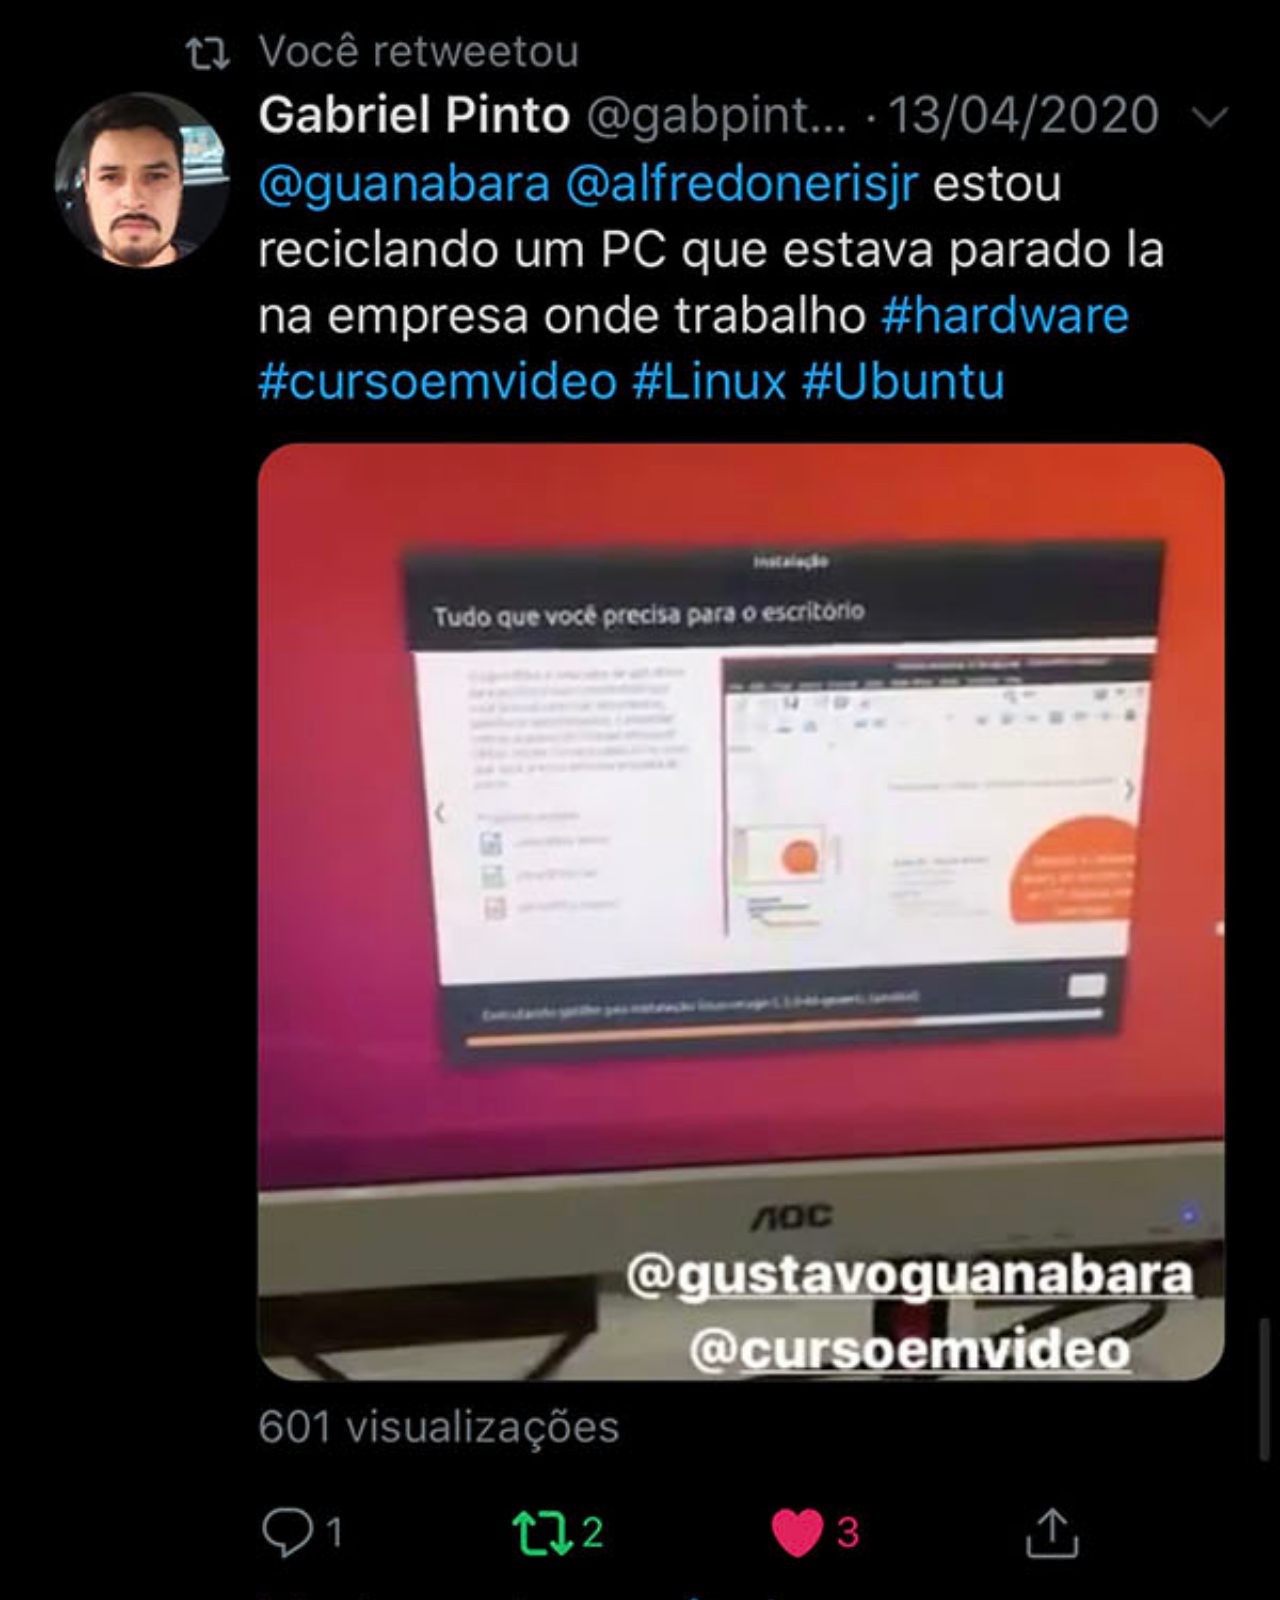
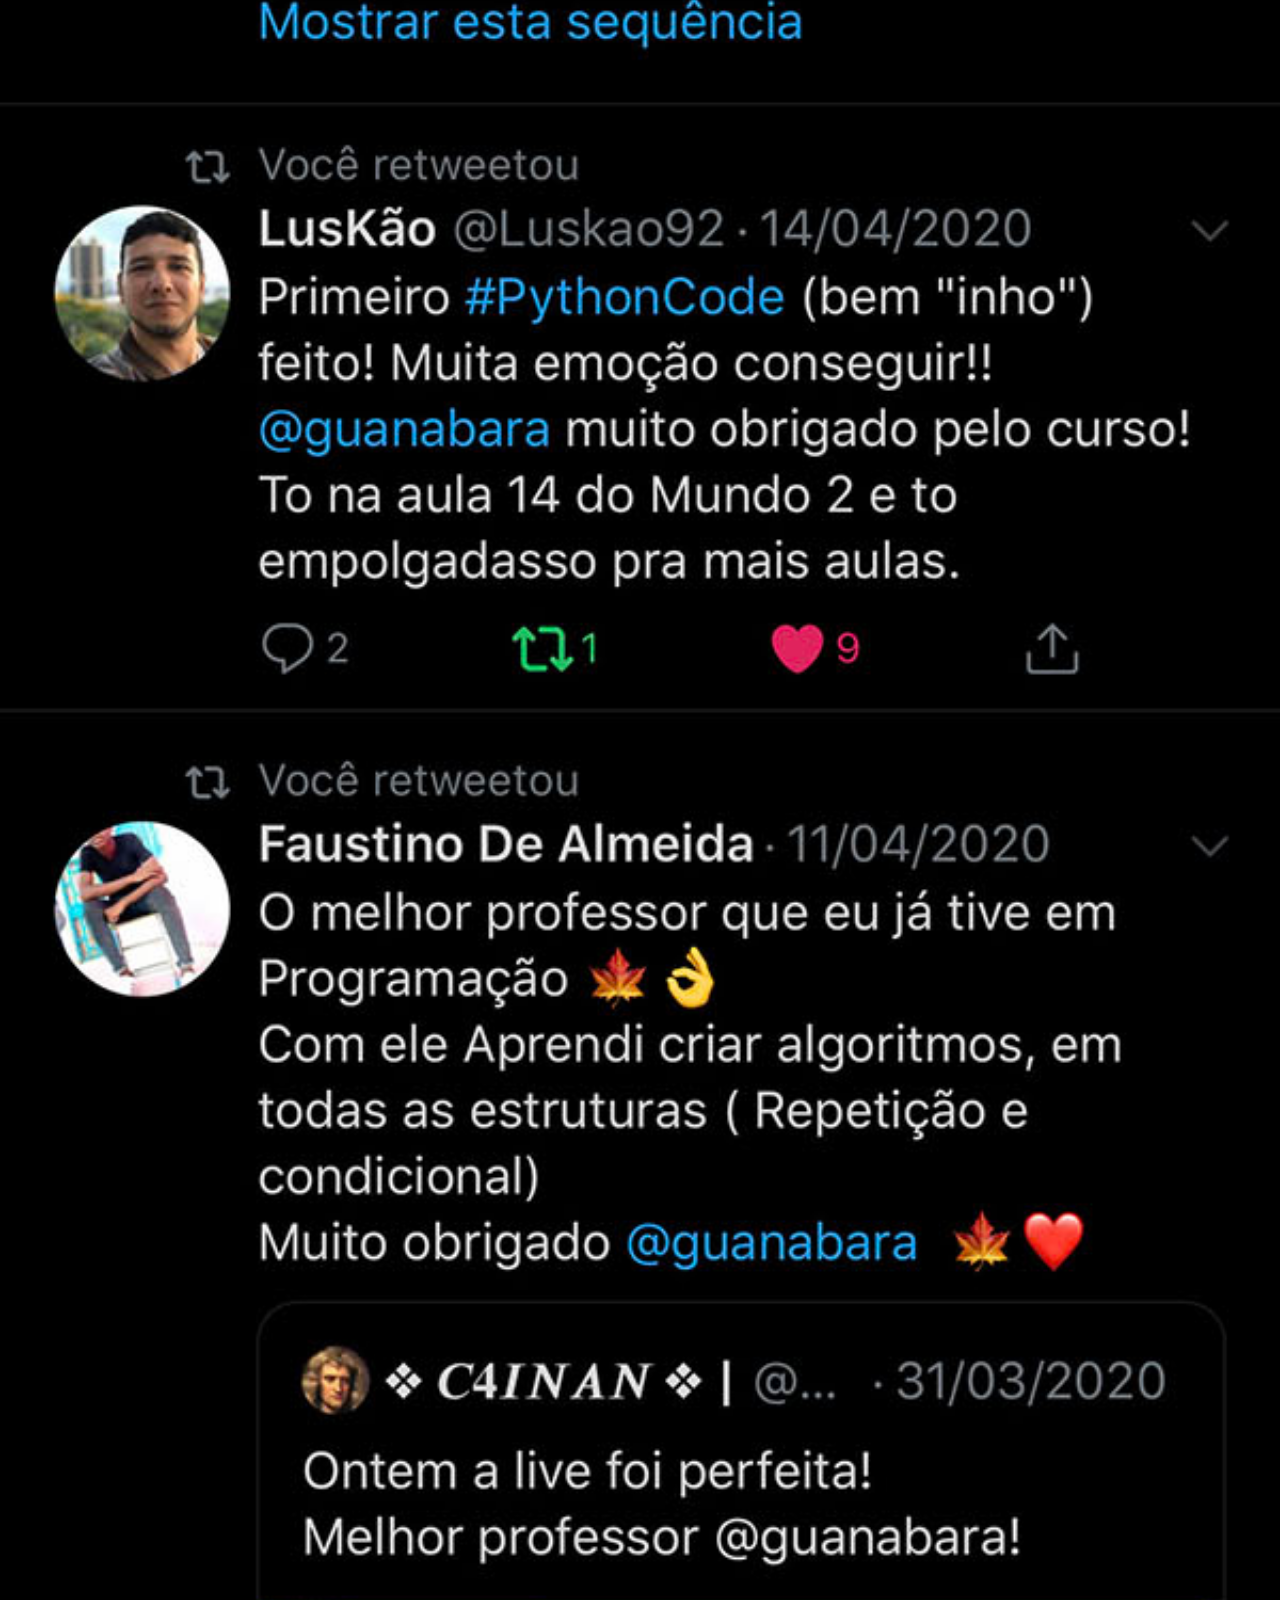
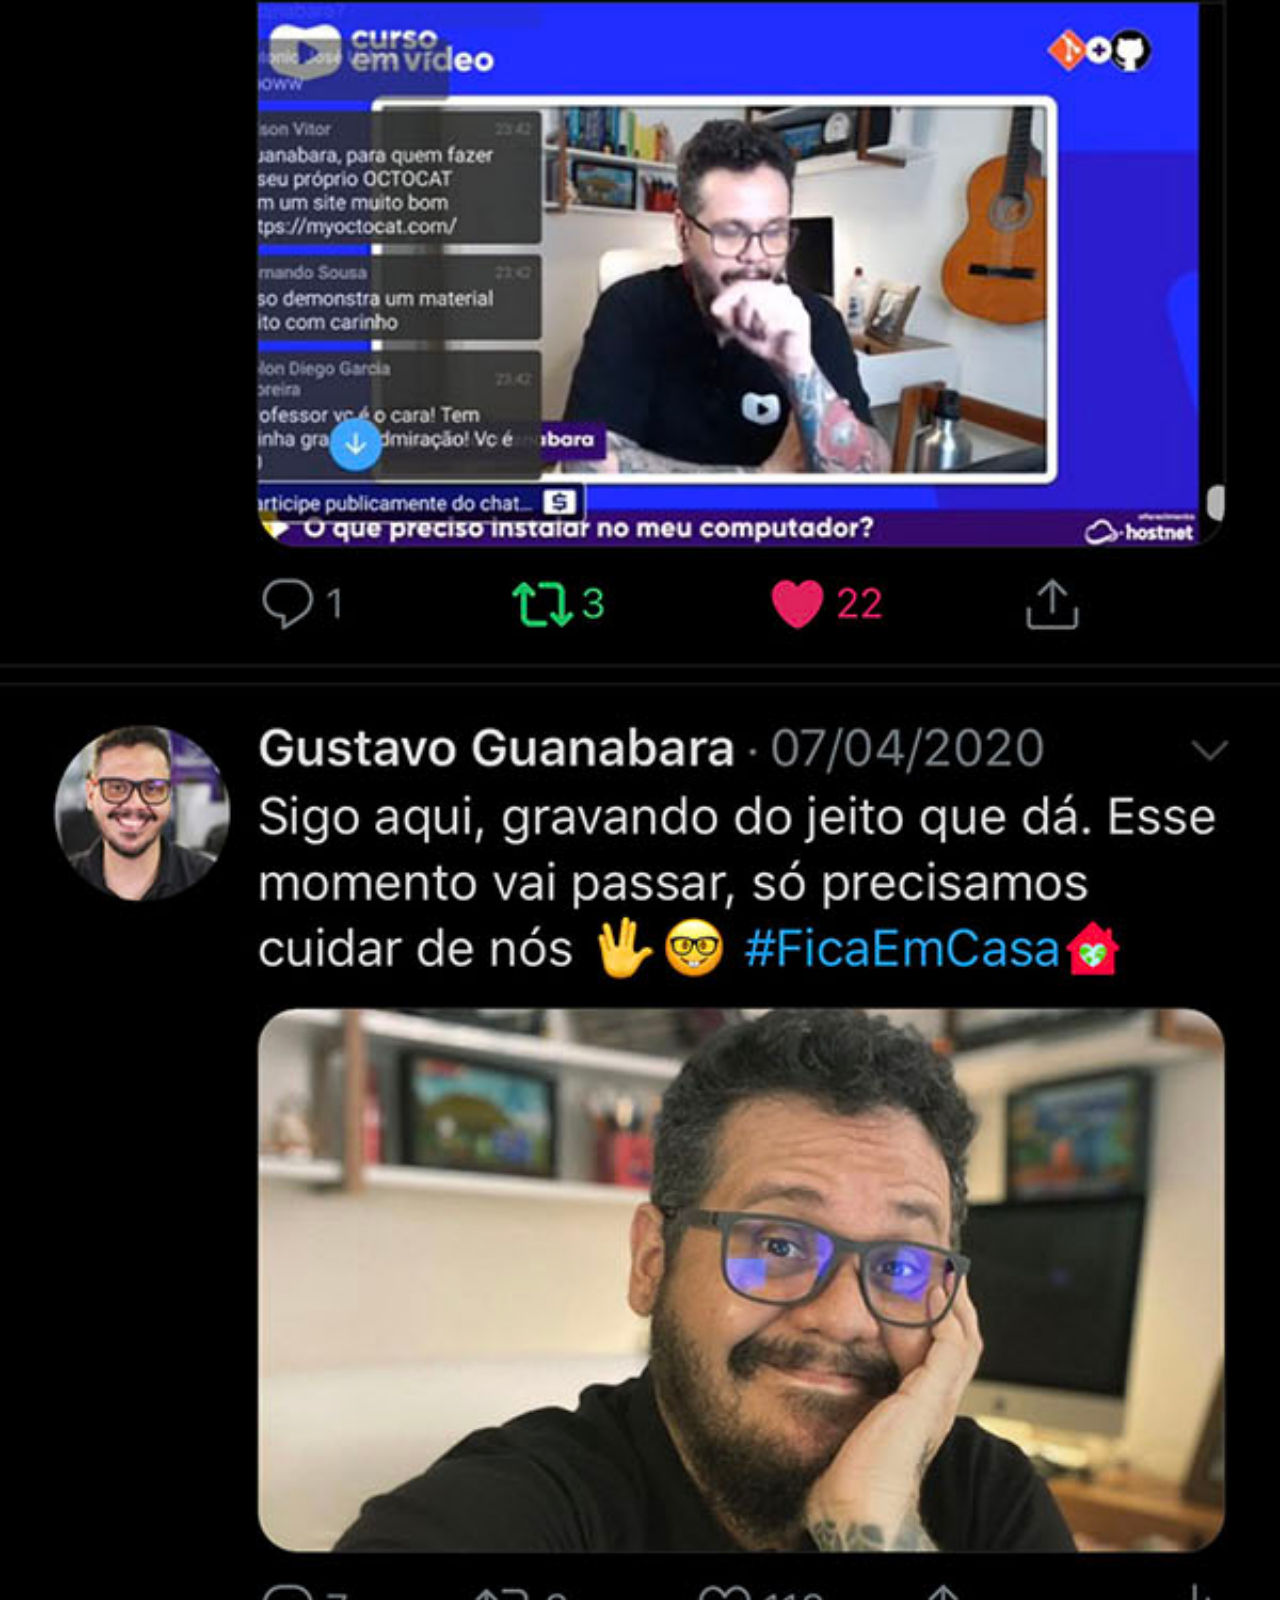
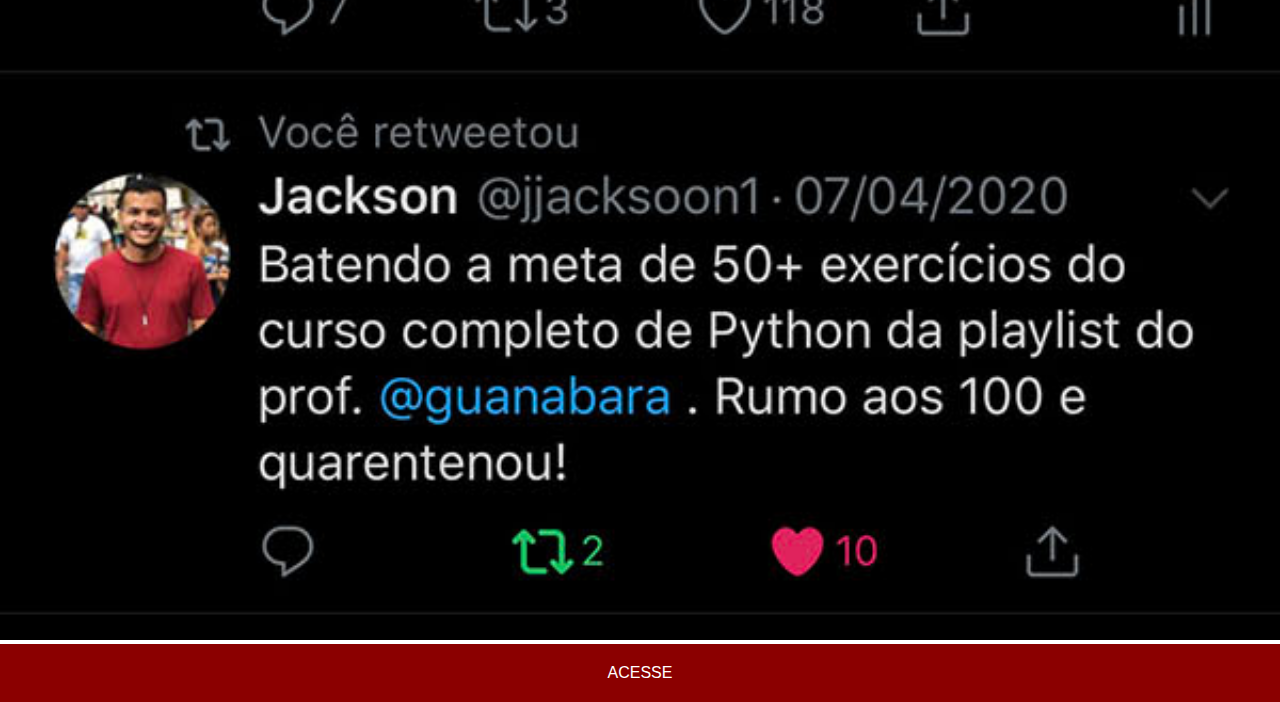
<file: twitter.html>
<!DOCTYPE html>
<html lang="pt-br">
<head>
    <meta charset="UTF-8">
    <meta http-equiv="X-UA-Compatible" content="IE=edge">
    <meta name="viewport" content="width=device-width, initial-scale=1.0">
    <link rel="stylesheet" href="estilosocial.css">
    <title>Twitter</title>
</head>
<body>
    <img src="imagens/tela-twitter.jpg" alt="">
    <a href="https://twitter.com/guanabara" target="_blank">ACESSE</a>
</body>
</html>
</file>
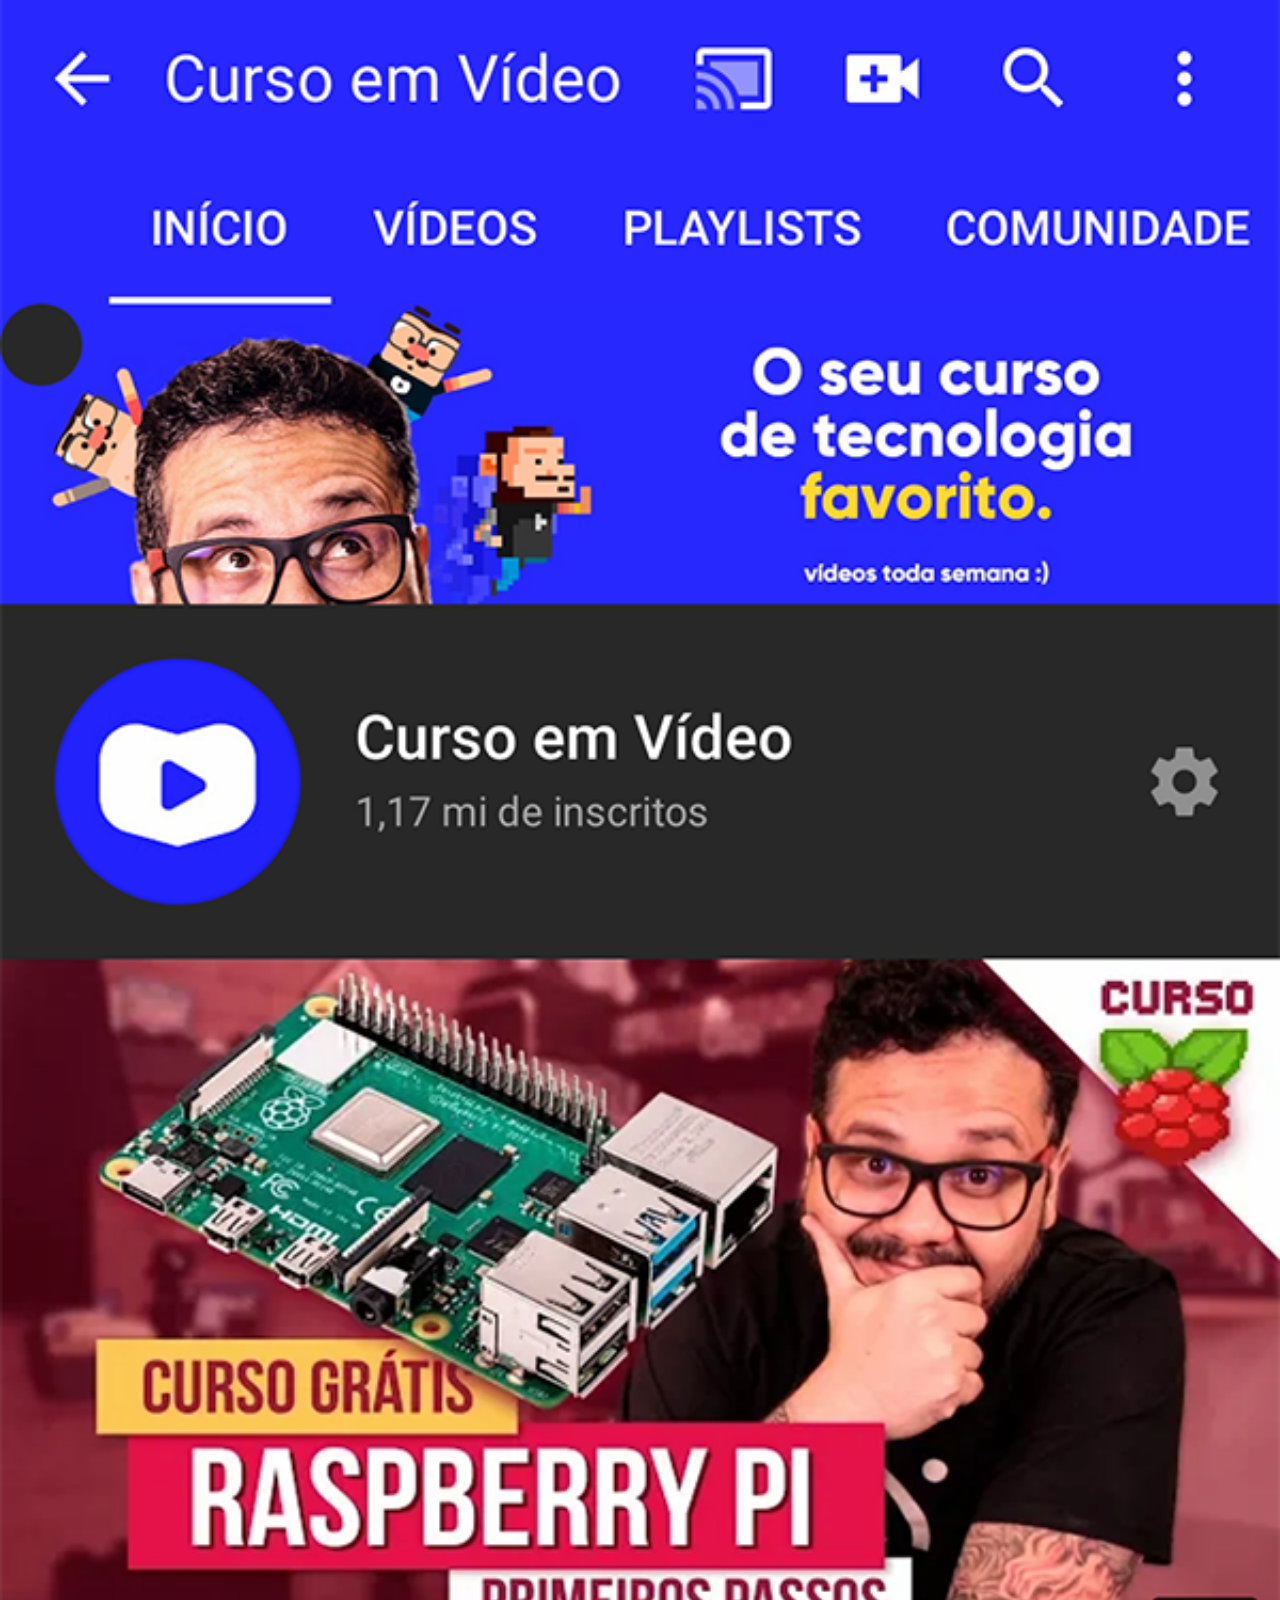
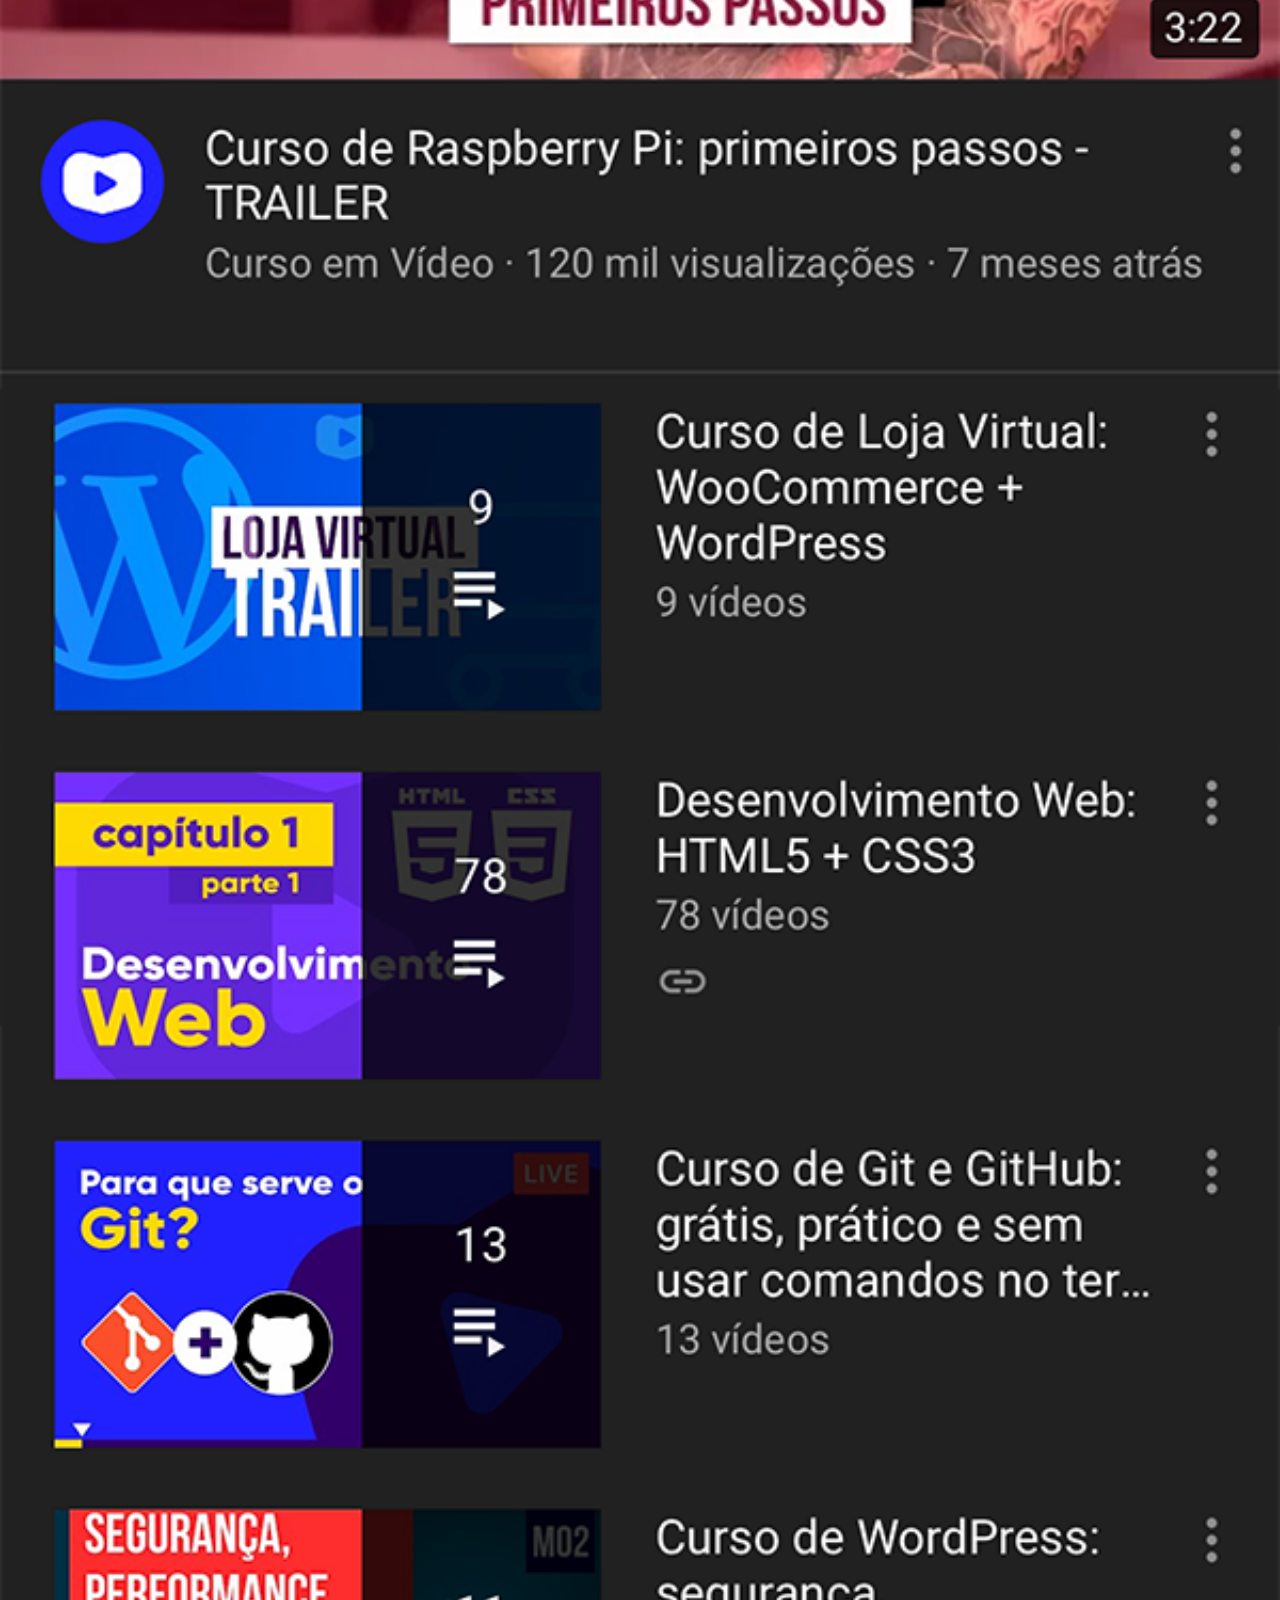
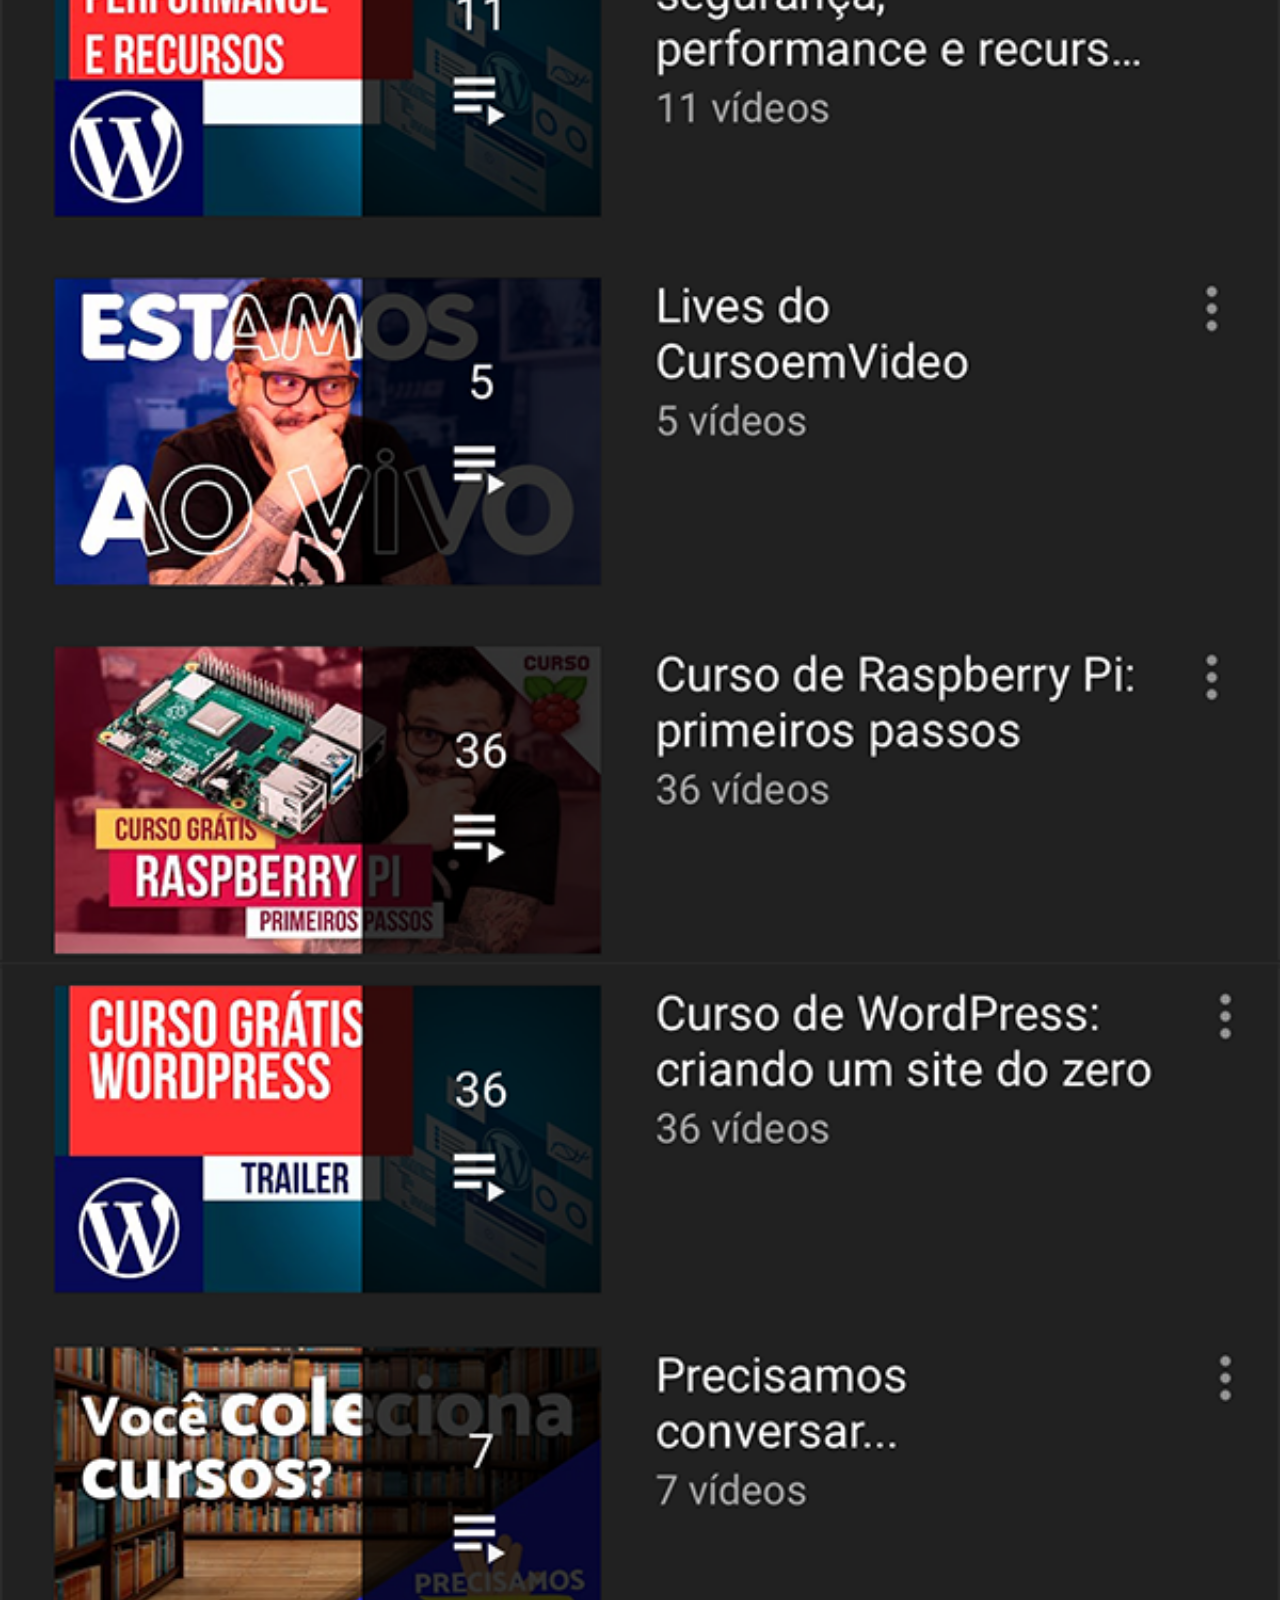
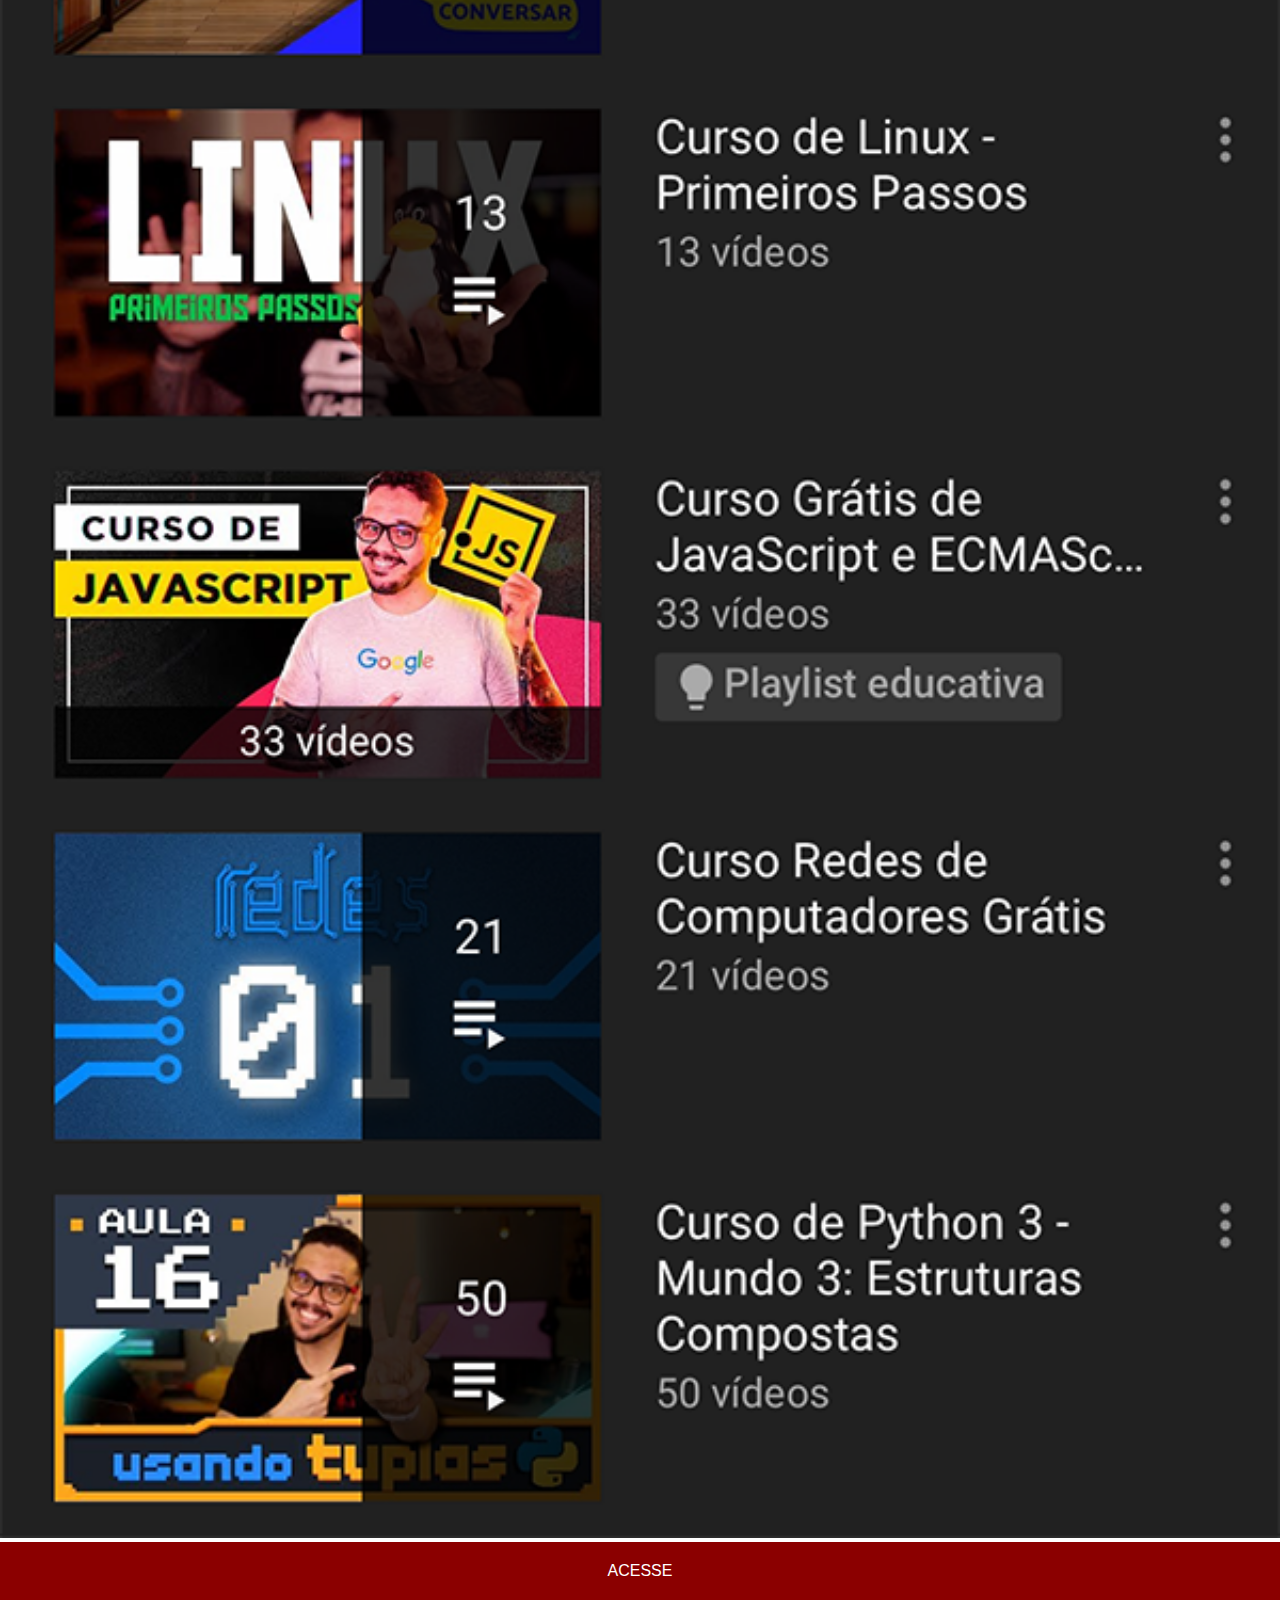
<file: youtube.html>
<!DOCTYPE html>
<html lang="pt-br">
<head>
    <meta charset="UTF-8">
    <meta http-equiv="X-UA-Compatible" content="IE=edge">
    <meta name="viewport" content="width=device-width, initial-scale=1.0">
    <link rel="stylesheet" href="estilosocial.css">
    <title>YouTube</title>
</head>
<body>
    <img src="imagens/tela-youtube.png" alt="">
    <a href="https://www.youtube.com/c/CursoemV%C3%ADdeo/playlists" target="_blank">ACESSE</a>
</body>
</html>
</file>
<file: style.css>
@charset "UTF-8";

*{
    margin: 0px;
    padding: 0px;
    font-family: Arial, Helvetica, sans-serif;
}

html, body
{
    height: 100vh;
    width: 100vw;
    background: url(imagens/fundo-madeira.jpg);
    background-repeat: no-repeat;
    background-position: top center;
}

main
{
    height: 100vh;
    position: relative;
}

section#telefone
{
    position: absolute;
    top: 50%;
    left: 50%;
    transform: translate(-50%, -50%);
    
    height: 627px;
    width: 311px;
    background: url(imagens/frame-iphone.png);
    background-repeat: no-repeat;
}

iframe#tela
{
    position: relative;
    top: 80px;
    left: 22px;
    width: 269px;
    height: 471px;
}

section#redes-sociais
{
    text-align: right;
}

section#redes-sociais img
{
    width: 50px;
    margin: 10px;
    border-radius: 50%;
    box-shadow: 2px 2px 5px rgba(0, 0, 0, 0.432);
    box-sizing: border-box;
}

section#redes-sociais img:hover
{
    border: 2px solid rgba(255, 255, 255, 0.711);
    transform: translate(-3px, -3px);
    box-shadow: 5px 5px 10px rgba(0, 0, 0, 0.581);
    transition: transform .3s, border 1s;
}
</file>
<file: estilosocial.css>
@charset "UTF-8";

*{
    margin: 0px;
    padding: 0px;
    font-family: Arial, Helvetica, sans-serif;
}

/* esconder barra de rolagem */
::-webkit-scrollbar{
    display: none;
}

img{
    width: 100vw;
}

a{
    display: block;
    background-color: darkred;
    text-align: center;
    font-weight: 500;
    text-decoration: none;
    color: white;
   padding: 20px;
}
</file>
